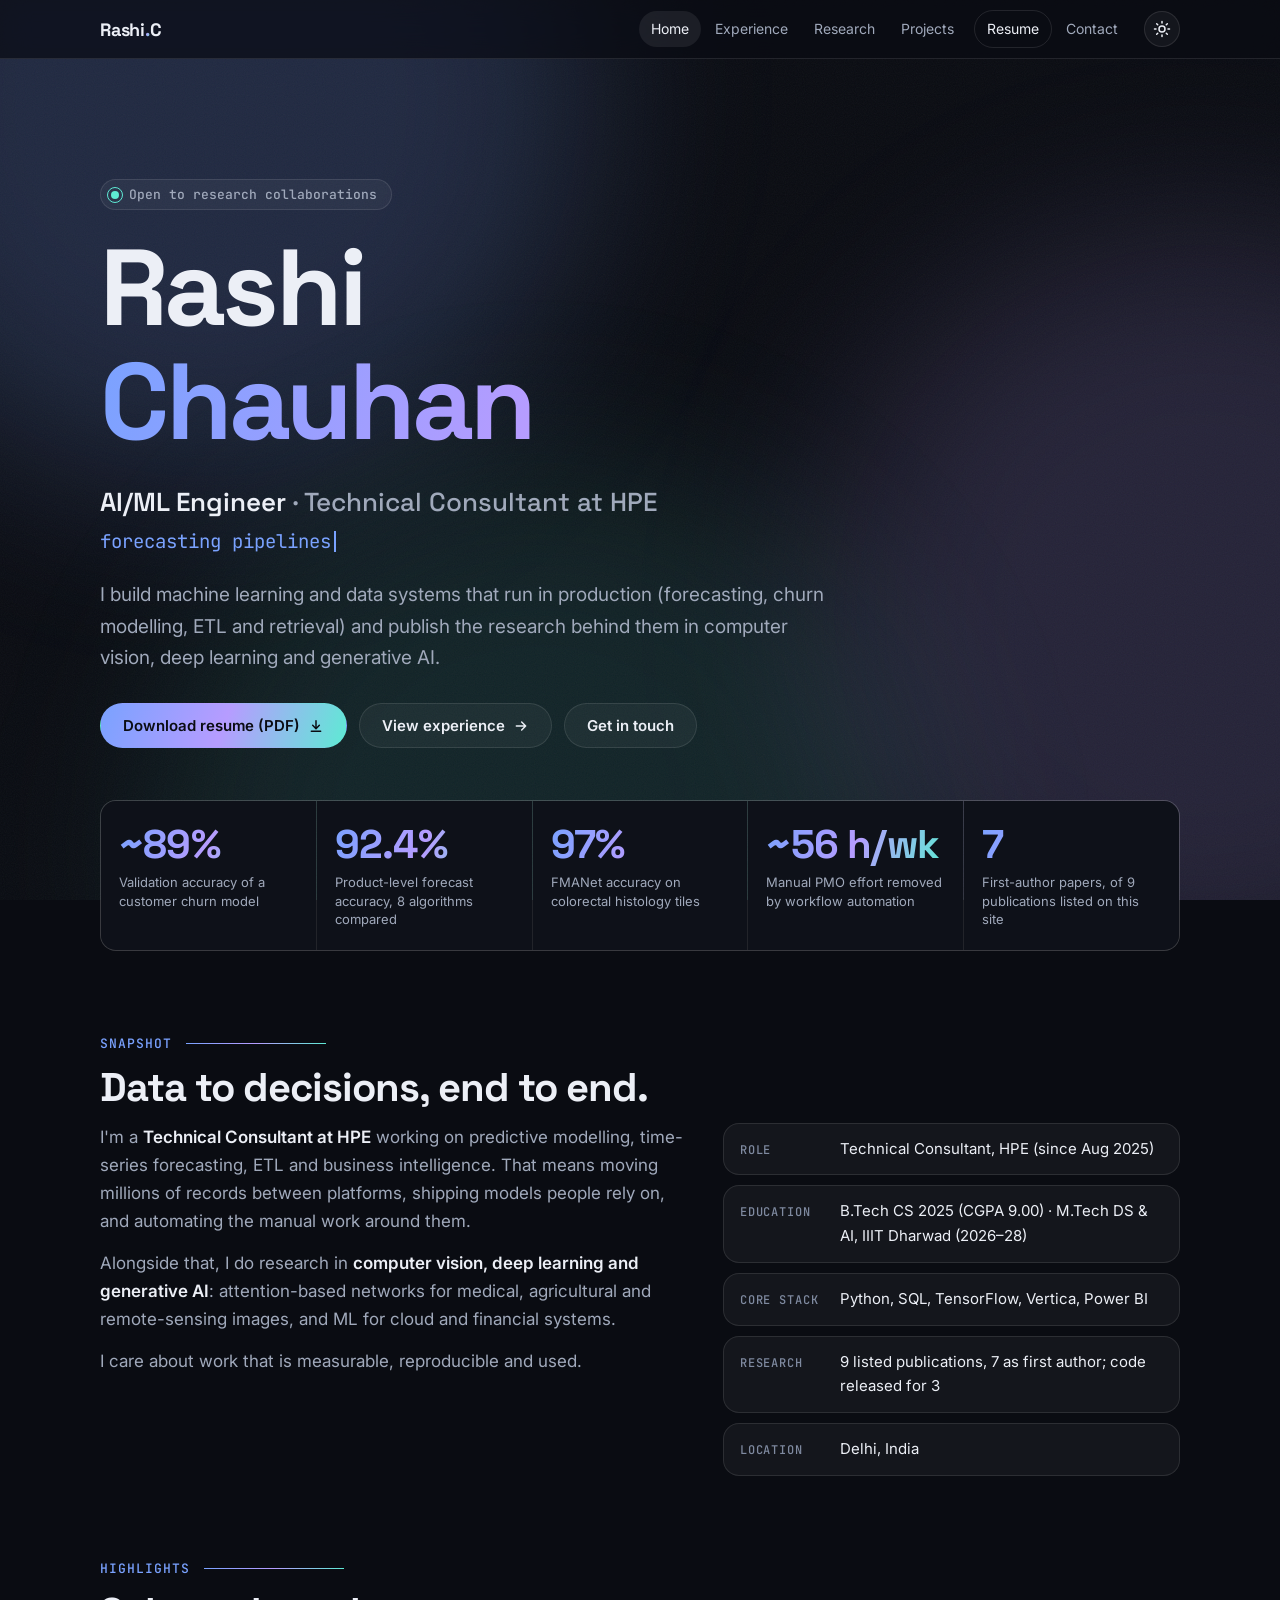
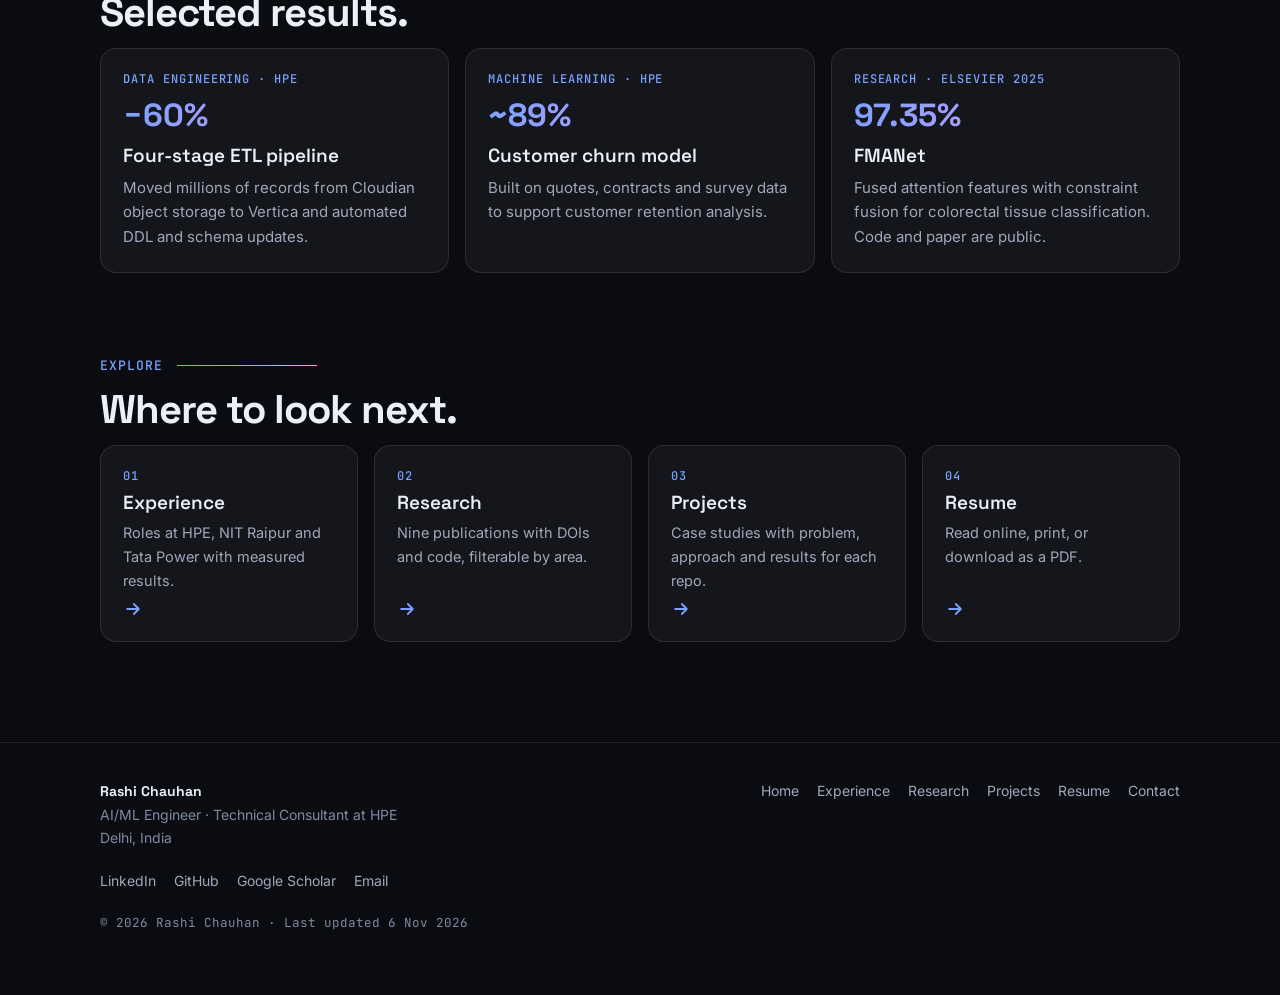
<file: index.html>
<!DOCTYPE html>
<html lang="en" data-theme="dark">
<head>
<meta charset="utf-8">
<meta name="viewport" content="width=device-width, initial-scale=1">
<title>Rashi Chauhan | AI/ML Engineer &amp; Technical Consultant at HPE</title>
<meta name="description" content="Rashi Chauhan is an AI/ML Engineer and Technical Consultant at HPE. Forecasting, churn modelling, ETL and RAG in production, plus published research in computer vision and deep learning.">
<meta name="author" content="Rashi Chauhan">
<meta name="theme-color" content="#0a0c12">
<link rel="canonical" href="https://rashichauhan67.github.io/Portfolio/index.html">
<link rel="icon" href="assets/favicon.svg" type="image/svg+xml">
<meta property="og:site_name" content="Rashi Chauhan">
<meta property="og:title" content="Rashi Chauhan | AI/ML Engineer &amp; Technical Consultant at HPE">
<meta property="og:description" content="Rashi Chauhan is an AI/ML Engineer and Technical Consultant at HPE. Forecasting, churn modelling, ETL and RAG in production, plus published research in computer vision and deep learning.">
<meta property="og:type" content="website">
<meta property="og:url" content="https://rashichauhan67.github.io/Portfolio/index.html">
<meta property="og:image" content="https://rashichauhan67.github.io/Portfolio/assets/og.png">
<meta property="og:image:width" content="1200">
<meta property="og:image:height" content="630">
<meta name="twitter:card" content="summary_large_image">
<link rel="preconnect" href="https://fonts.googleapis.com">
<link rel="preconnect" href="https://fonts.gstatic.com" crossorigin>
<link href="https://fonts.googleapis.com/css2?family=Inter:wght@400;500;600&family=JetBrains+Mono:wght@400;500&family=Space+Grotesk:wght@500;600;700&display=swap" rel="stylesheet">
<link rel="stylesheet" href="assets/css/site.css">
<script type="application/ld+json">{"@context": "https://schema.org", "@type": "ProfilePage", "mainEntity": {"@type": "Person", "name": "Rashi Chauhan", "jobTitle": "AI/ML Engineer, Technical Consultant", "worksFor": {"@type": "Organization", "name": "Hewlett Packard Enterprise"}, "alumniOf": [{"@type": "CollegeOrUniversity", "name": "Amity University, Noida"}], "url": "https://rashichauhan67.github.io/Portfolio/", "image": "https://rashichauhan67.github.io/Portfolio/assets/og.png", "address": {"@type": "PostalAddress", "addressLocality": "Delhi", "addressCountry": "IN"}, "knowsAbout": ["Machine learning", "Time-series forecasting", "Computer vision", "Deep learning", "ETL", "Retrieval-augmented generation", "Python", "SQL"], "sameAs": ["https://github.com/RashiChauhan67", "https://linkedin.com/in/rashi-chauhan-67rc", "https://scholar.google.com/citations?user=5aJitiMAAAAJ&hl=en"]}, "dateModified": "2026-11-06"}</script>
<script>document.documentElement.classList.add("js");try{var t=localStorage.getItem("theme");if(t==="light"||t==="dark")document.documentElement.setAttribute("data-theme",t);}catch(e){}</script>
</head>
<body data-page="home">
<a class="skip" href="#main">Skip to content</a>
<div class="ambient" aria-hidden="true"><i></i><i></i><i></i></div>
<div class="grain" aria-hidden="true"></div>
<div class="cursor-glow" id="glow" aria-hidden="true"></div>
<div class="progress" id="progress" aria-hidden="true"></div>
<header class="top">
  <div class="wrap">
    <a class="brand" href="index.html" aria-label="Rashi Chauhan, home">Rashi<span>.</span>C</a>
    <nav class="main" aria-label="Main"><a href="index.html" aria-current="page">Home</a><a href="experience.html">Experience</a><a href="research.html">Research</a><a href="projects.html">Projects</a><a href="resume.html" class="cta-link">Resume</a><a href="contact.html">Contact</a></nav>
    <button id="theme" type="button" aria-label="Switch between dark and light theme">
      <svg viewBox="0 0 24 24" fill="none" stroke="currentColor" stroke-width="2" stroke-linecap="round" stroke-linejoin="round" aria-hidden="true"><circle cx="12" cy="12" r="4"/><path d="M12 2v2M12 20v2M4.9 4.9l1.4 1.4M17.7 17.7l1.4 1.4M2 12h2M20 12h2M4.9 19.1l1.4-1.4M17.7 6.3l1.4-1.4"/></svg>
    </button>
  </div>
</header>

<main id="main">
  <div class="hero">
    <canvas id="net" aria-hidden="true"></canvas>
    <div class="wrap">
      <div class="status"><span class="dot"></span>Open to research collaborations</div>
      <h1 class="name" aria-label="Rashi Chauhan">
        <span class="line"><span class="w">Rashi</span></span>
        <span class="line"><span class="w grad">Chauhan</span></span>
      </h1>
      <p class="role"><b>AI/ML Engineer</b> · Technical Consultant at HPE</p>
      <p class="typed" aria-hidden="true"><span id="typed">forecasting pipelines</span><span class="caret"></span></p>
      <p class="lead">I build machine learning and data systems that run in production (forecasting, churn modelling, ETL and retrieval) and publish the research behind them in computer vision, deep learning and generative AI.</p>
      <div class="cta">
        <a class="btn primary" href="assets/Rashi_Chauhan_Resume.pdf" download>Download resume (PDF) <svg class="dl" viewBox="0 0 24 24" fill="none" stroke="currentColor" stroke-width="2.2" stroke-linecap="round" stroke-linejoin="round" aria-hidden="true"><path d="M12 4v11M7 11l5 5 5-5M5 20h14"/></svg></a>
        <a class="btn" href="experience.html">View experience <svg class="go" viewBox="0 0 24 24" fill="none" stroke="currentColor" stroke-width="2.2" stroke-linecap="round" stroke-linejoin="round" aria-hidden="true"><path d="M5 12h14M13 6l6 6-6 6"/></svg></a>
        <a class="btn" href="contact.html">Get in touch</a>
      </div>
    </div>
  </div>

  <div class="wrap">
    <div class="stats reveal" role="list" aria-label="Key results">
      <div class="stat" role="listitem"><div class="num" data-count="89" data-prefix="~" data-suffix="%">~89%</div><div class="lbl">Validation accuracy of a customer churn model</div></div>
      <div class="stat" role="listitem"><div class="num" data-count="92.4" data-decimals="1" data-suffix="%">92.4%</div><div class="lbl">Product-level forecast accuracy, 8 algorithms compared</div></div>
      <div class="stat" role="listitem"><div class="num" data-count="97" data-suffix="%">97%</div><div class="lbl">FMANet accuracy on colorectal histology tiles</div></div>
      <div class="stat" role="listitem"><div class="num" data-count="56" data-prefix="~" data-suffix=" h/wk">~56 h/wk</div><div class="lbl">Manual PMO effort removed by workflow automation</div></div>
      <div class="stat" role="listitem"><div class="num" data-count="7">7</div><div class="lbl">First-author papers, of 9 publications listed on this site</div></div>
    </div>

    <section aria-labelledby="snap-h">
      <div class="eyebrow reveal">Snapshot</div>
      <h2 class="title reveal" id="snap-h">Data to decisions, end to end.</h2>
      <div class="snap">
        <div class="reveal">
          <p>I'm a <strong>Technical Consultant at HPE</strong> working on predictive modelling, time-series forecasting, ETL and business intelligence. That means moving millions of records between platforms, shipping models people rely on, and automating the manual work around them.</p>
          <p>Alongside that, I do research in <strong>computer vision, deep learning and generative AI</strong>: attention-based networks for medical, agricultural and remote-sensing images, and ML for cloud and financial systems.</p>
          <p>I care about work that is measurable, reproducible and used.</p>
        </div>
        <div class="facts">
          <div class="card fact reveal" style="--d:.04s"><span class="k">Role</span><span class="v">Technical Consultant, HPE (since Aug 2025)</span></div>
          <div class="card fact reveal" style="--d:.10s"><span class="k">Education</span><span class="v">B.Tech CS 2025 (CGPA 9.00) · M.Tech DS &amp; AI, IIIT Dharwad (2026–28)</span></div>
          <div class="card fact reveal" style="--d:.16s"><span class="k">Core stack</span><span class="v">Python, SQL, TensorFlow, Vertica, Power BI</span></div>
          <div class="card fact reveal" style="--d:.22s"><span class="k">Research</span><span class="v">9 listed publications, 7 as first author; code released for 3</span></div>
          <div class="card fact reveal" style="--d:.28s"><span class="k">Location</span><span class="v">Delhi, India</span></div>
        </div>
      </div>
    </section>

    <section aria-labelledby="feat-h">
      <div class="eyebrow reveal">Highlights</div>
      <h2 class="title reveal" id="feat-h">Selected results.</h2>
      <div class="featured">
        <a class="card reveal" href="experience.html"><span class="kicker">Data engineering · HPE</span><span class="big">−60%</span><h3>Four-stage ETL pipeline</h3><p>Moved millions of records from Cloudian object storage to Vertica and automated DDL and schema updates.</p></a>
        <a class="card reveal" style="--d:.07s" href="experience.html"><span class="kicker">Machine learning · HPE</span><span class="big">~89%</span><h3>Customer churn model</h3><p>Built on quotes, contracts and survey data to support customer retention analysis.</p></a>
        <a class="card reveal" style="--d:.14s" href="projects.html"><span class="kicker">Research · Elsevier 2025</span><span class="big">97.35%</span><h3>FMANet</h3><p>Fused attention features with constraint fusion for colorectal tissue classification. Code and paper are public.</p></a>
      </div>
    </section>

    <section aria-labelledby="exp-h">
      <div class="eyebrow reveal">Explore</div>
      <h2 class="title reveal" id="exp-h">Where to look next.</h2>
      <div class="explore">
        <a class="card reveal" href="experience.html"><span class="n">01</span><h3>Experience</h3><p>Roles at HPE, NIT Raipur and Tata Power with measured results.</p><svg class="arrow" viewBox="0 0 24 24" fill="none" stroke="currentColor" stroke-width="2.2" stroke-linecap="round" stroke-linejoin="round" aria-hidden="true"><path d="M5 12h14M13 6l6 6-6 6"/></svg></a>
        <a class="card reveal" style="--d:.06s" href="research.html"><span class="n">02</span><h3>Research</h3><p>Nine publications with DOIs and code, filterable by area.</p><svg class="arrow" viewBox="0 0 24 24" fill="none" stroke="currentColor" stroke-width="2.2" stroke-linecap="round" stroke-linejoin="round" aria-hidden="true"><path d="M5 12h14M13 6l6 6-6 6"/></svg></a>
        <a class="card reveal" style="--d:.12s" href="projects.html"><span class="n">03</span><h3>Projects</h3><p>Case studies with problem, approach and results for each repo.</p><svg class="arrow" viewBox="0 0 24 24" fill="none" stroke="currentColor" stroke-width="2.2" stroke-linecap="round" stroke-linejoin="round" aria-hidden="true"><path d="M5 12h14M13 6l6 6-6 6"/></svg></a>
        <a class="card reveal" style="--d:.18s" href="resume.html"><span class="n">04</span><h3>Resume</h3><p>Read online, print, or download as a PDF.</p><svg class="arrow" viewBox="0 0 24 24" fill="none" stroke="currentColor" stroke-width="2.2" stroke-linecap="round" stroke-linejoin="round" aria-hidden="true"><path d="M5 12h14M13 6l6 6-6 6"/></svg></a>
      </div>
    </section>
  </div>
</main>
<footer>
  <div class="wrap">
    <div class="cols">
      <div><strong style="color:var(--text);font-family:var(--font-head)">Rashi Chauhan</strong><br>AI/ML Engineer · Technical Consultant at HPE<br>Delhi, India</div>
      <nav aria-label="Footer"><a href="index.html">Home</a><a href="experience.html">Experience</a><a href="research.html">Research</a><a href="projects.html">Projects</a><a href="resume.html">Resume</a><a href="contact.html">Contact</a></nav>
      <nav aria-label="Profiles"><a href="https://linkedin.com/in/rashi-chauhan-67rc">LinkedIn</a><a href="https://github.com/RashiChauhan67">GitHub</a><a href="https://scholar.google.com/citations?user=5aJitiMAAAAJ&hl=en">Google Scholar</a><a href="mailto:rashichauhan67@gmail.com">Email</a></nav>
    </div>
    <p class="fine">© <span id="year">2026</span> Rashi Chauhan · Last updated 6 Nov 2026</p>
  </div>
</footer>
<script src="assets/js/site.js" defer></script>
</body>
</html>
</file>
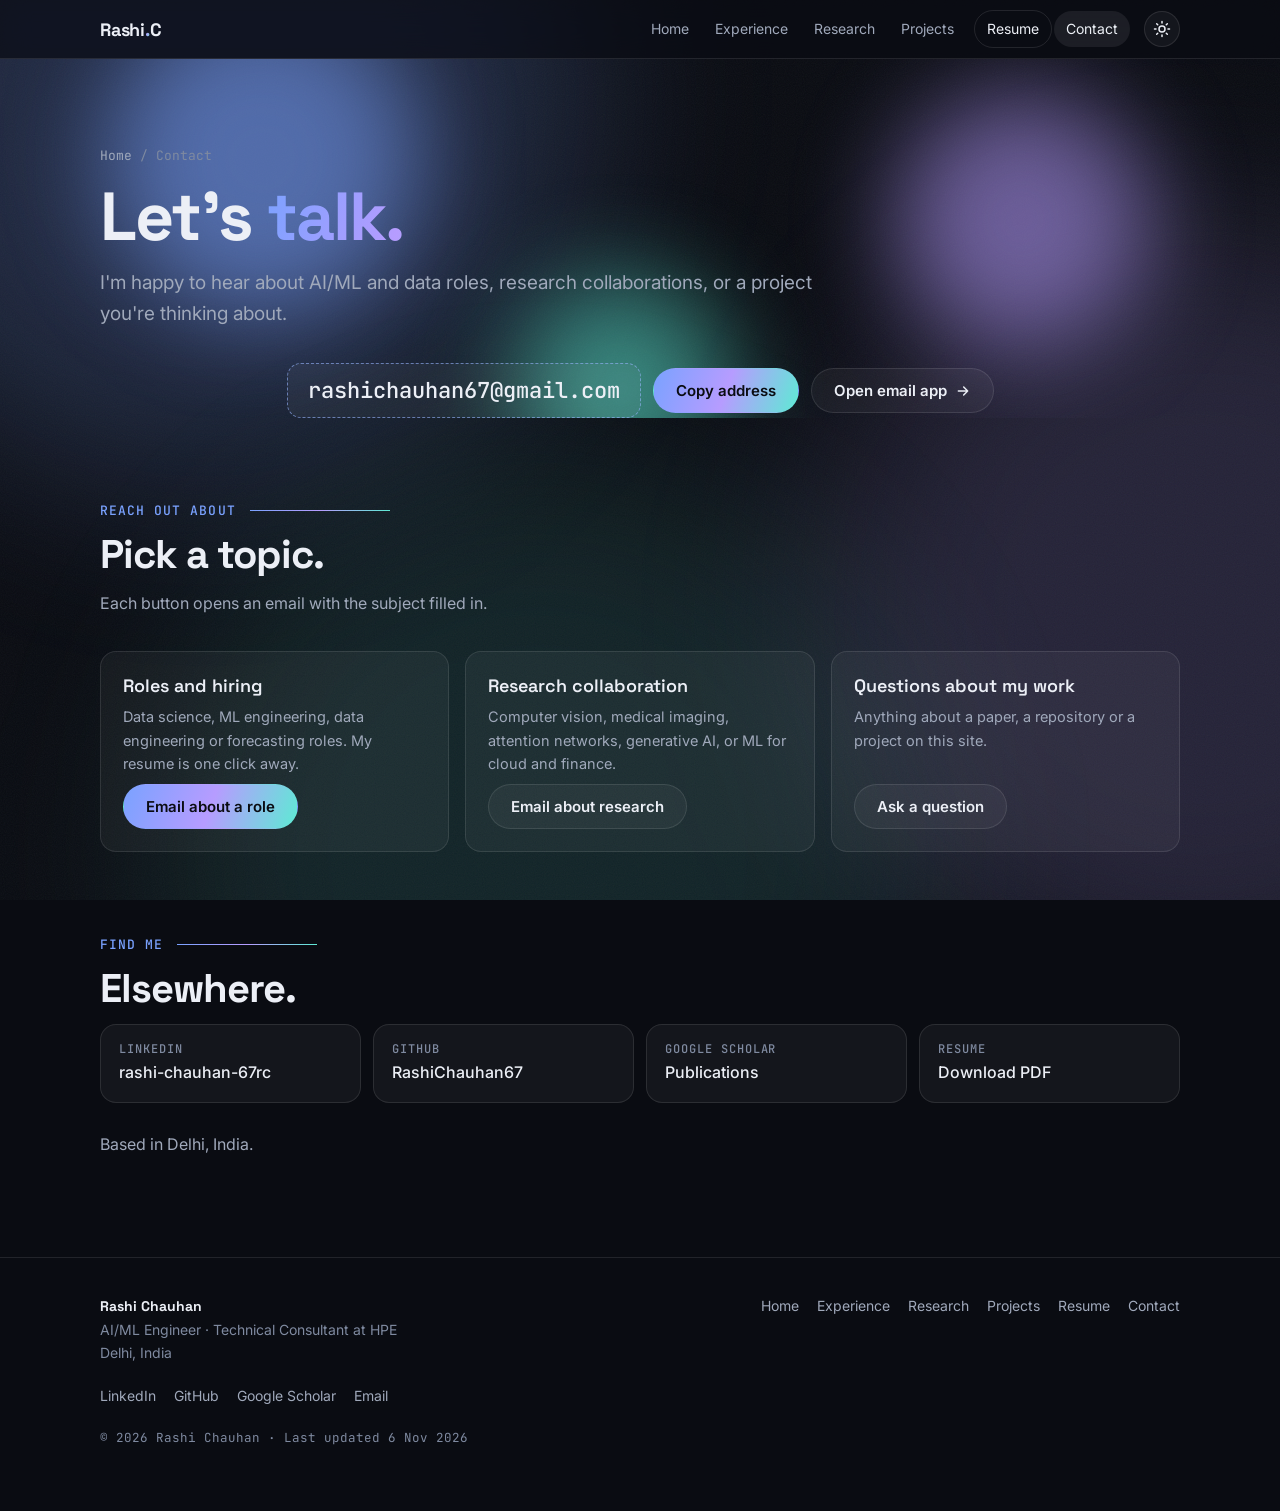
<file: contact.html>
<!DOCTYPE html>
<html lang="en" data-theme="dark">
<head>
<meta charset="utf-8">
<meta name="viewport" content="width=device-width, initial-scale=1">
<title>Contact | Rashi Chauhan</title>
<meta name="description" content="Get in touch with Rashi Chauhan about AI/ML roles, research collaborations or projects. Email, LinkedIn, GitHub and Google Scholar.">
<meta name="author" content="Rashi Chauhan">
<meta name="theme-color" content="#0a0c12">
<link rel="canonical" href="https://rashichauhan67.github.io/Portfolio/contact.html">
<link rel="icon" href="assets/favicon.svg" type="image/svg+xml">
<meta property="og:site_name" content="Rashi Chauhan">
<meta property="og:title" content="Contact | Rashi Chauhan">
<meta property="og:description" content="Get in touch with Rashi Chauhan about AI/ML roles, research collaborations or projects. Email, LinkedIn, GitHub and Google Scholar.">
<meta property="og:type" content="website">
<meta property="og:url" content="https://rashichauhan67.github.io/Portfolio/contact.html">
<meta property="og:image" content="https://rashichauhan67.github.io/Portfolio/assets/og.png">
<meta property="og:image:width" content="1200">
<meta property="og:image:height" content="630">
<meta name="twitter:card" content="summary_large_image">
<link rel="preconnect" href="https://fonts.googleapis.com">
<link rel="preconnect" href="https://fonts.gstatic.com" crossorigin>
<link href="https://fonts.googleapis.com/css2?family=Inter:wght@400;500;600&family=JetBrains+Mono:wght@400;500&family=Space+Grotesk:wght@500;600;700&display=swap" rel="stylesheet">
<link rel="stylesheet" href="assets/css/site.css">
<script type="application/ld+json">{"@context": "https://schema.org", "@type": "ContactPage", "mainEntity": {"@type": "Person", "name": "Rashi Chauhan", "jobTitle": "AI/ML Engineer, Technical Consultant", "worksFor": {"@type": "Organization", "name": "Hewlett Packard Enterprise"}, "alumniOf": [{"@type": "CollegeOrUniversity", "name": "Amity University, Noida"}], "url": "https://rashichauhan67.github.io/Portfolio/", "image": "https://rashichauhan67.github.io/Portfolio/assets/og.png", "address": {"@type": "PostalAddress", "addressLocality": "Delhi", "addressCountry": "IN"}, "knowsAbout": ["Machine learning", "Time-series forecasting", "Computer vision", "Deep learning", "ETL", "Retrieval-augmented generation", "Python", "SQL"], "sameAs": ["https://github.com/RashiChauhan67", "https://linkedin.com/in/rashi-chauhan-67rc", "https://scholar.google.com/citations?user=5aJitiMAAAAJ&hl=en"]}, "dateModified": "2026-11-06"}</script>
<script>document.documentElement.classList.add("js");try{var t=localStorage.getItem("theme");if(t==="light"||t==="dark")document.documentElement.setAttribute("data-theme",t);}catch(e){}</script>
</head>
<body data-page="contact">
<a class="skip" href="#main">Skip to content</a>
<div class="ambient" aria-hidden="true"><i></i><i></i><i></i></div>
<div class="grain" aria-hidden="true"></div>
<div class="cursor-glow" id="glow" aria-hidden="true"></div>
<div class="progress" id="progress" aria-hidden="true"></div>
<header class="top">
  <div class="wrap">
    <a class="brand" href="index.html" aria-label="Rashi Chauhan, home">Rashi<span>.</span>C</a>
    <nav class="main" aria-label="Main"><a href="index.html">Home</a><a href="experience.html">Experience</a><a href="research.html">Research</a><a href="projects.html">Projects</a><a href="resume.html" class="cta-link">Resume</a><a href="contact.html" aria-current="page">Contact</a></nav>
    <button id="theme" type="button" aria-label="Switch between dark and light theme">
      <svg viewBox="0 0 24 24" fill="none" stroke="currentColor" stroke-width="2" stroke-linecap="round" stroke-linejoin="round" aria-hidden="true"><circle cx="12" cy="12" r="4"/><path d="M12 2v2M12 20v2M4.9 4.9l1.4 1.4M17.7 17.7l1.4 1.4M2 12h2M20 12h2M4.9 19.1l1.4-1.4M17.7 6.3l1.4-1.4"/></svg>
    </button>
  </div>
</header>

<main id="main">
  <div style="position:relative">
    <div class="orbs" aria-hidden="true"><i></i><i></i><i></i></div>
<div class="phero">
  <div class="wrap">
    <nav class="crumbs" aria-label="Breadcrumb"><a href="index.html">Home</a> / Contact</nav>
    <h1>Let's <span class="grad">talk.</span></h1>
    <p class="lead">I'm happy to hear about AI/ML and data roles, research collaborations, or a project you're thinking about.</p>
  </div>
</div>

    <div class="wrap">
      <div class="mailbox">
        <span class="addr">rashichauhan67@gmail.com</span>
        <button class="btn primary" id="copy" type="button" data-copy="rashichauhan67@gmail.com">Copy address</button>
        <a class="btn" href="mailto:rashichauhan67@gmail.com">Open email app <svg class="go" viewBox="0 0 24 24" fill="none" stroke="currentColor" stroke-width="2.2" stroke-linecap="round" stroke-linejoin="round" aria-hidden="true"><path d="M5 12h14M13 6l6 6-6 6"/></svg></a>
      </div>
    </div>
  </div>
  <div class="wrap">
    <section aria-labelledby="why-h">
      <div class="eyebrow reveal">Reach out about</div>
      <h2 class="title reveal" id="why-h">Pick a topic.</h2>
      <p class="sub reveal">Each button opens an email with the subject filled in.</p>
      <div class="reasons">
        <div class="card reveal"><h3>Roles and hiring</h3><p>Data science, ML engineering, data engineering or forecasting roles. My resume is one click away.</p><a class="btn primary" href="mailto:rashichauhan67@gmail.com?subject=Opportunity%20for%20Rashi%20Chauhan">Email about a role</a></div>
        <div class="card reveal" style="--d:.07s"><h3>Research collaboration</h3><p>Computer vision, medical imaging, attention networks, generative AI, or ML for cloud and finance.</p><a class="btn" href="mailto:rashichauhan67@gmail.com?subject=Research%20collaboration">Email about research</a></div>
        <div class="card reveal" style="--d:.14s"><h3>Questions about my work</h3><p>Anything about a paper, a repository or a project on this site.</p><a class="btn" href="mailto:rashichauhan67@gmail.com?subject=Question%20about%20your%20work">Ask a question</a></div>
      </div>
    </section>
    <section aria-labelledby="find-h">
      <div class="eyebrow reveal">Find me</div>
      <h2 class="title reveal" id="find-h">Elsewhere.</h2>
      <div class="links-row">
        <a class="card reveal" href="https://linkedin.com/in/rashi-chauhan-67rc"><span class="k">LinkedIn</span><span class="v">rashi-chauhan-67rc</span></a>
        <a class="card reveal" style="--d:.05s" href="https://github.com/RashiChauhan67"><span class="k">GitHub</span><span class="v">RashiChauhan67</span></a>
        <a class="card reveal" style="--d:.1s" href="https://scholar.google.com/citations?user=5aJitiMAAAAJ&hl=en"><span class="k">Google Scholar</span><span class="v">Publications</span></a>
        <a class="card reveal" style="--d:.15s" href="assets/Rashi_Chauhan_Resume.pdf" download><span class="k">Resume</span><span class="v">Download PDF</span></a>
      </div>
      <p class="sub reveal" style="margin-top:28px">Based in Delhi, India.</p>
    </section>
  </div>
  <div class="toast" id="toast" role="status" aria-live="polite"></div>
</main>
<footer>
  <div class="wrap">
    <div class="cols">
      <div><strong style="color:var(--text);font-family:var(--font-head)">Rashi Chauhan</strong><br>AI/ML Engineer · Technical Consultant at HPE<br>Delhi, India</div>
      <nav aria-label="Footer"><a href="index.html">Home</a><a href="experience.html">Experience</a><a href="research.html">Research</a><a href="projects.html">Projects</a><a href="resume.html">Resume</a><a href="contact.html">Contact</a></nav>
      <nav aria-label="Profiles"><a href="https://linkedin.com/in/rashi-chauhan-67rc">LinkedIn</a><a href="https://github.com/RashiChauhan67">GitHub</a><a href="https://scholar.google.com/citations?user=5aJitiMAAAAJ&hl=en">Google Scholar</a><a href="mailto:rashichauhan67@gmail.com">Email</a></nav>
    </div>
    <p class="fine">© <span id="year">2026</span> Rashi Chauhan · Last updated 6 Nov 2026</p>
  </div>
</footer>
<script src="assets/js/site.js" defer></script>
</body>
</html>
</file>
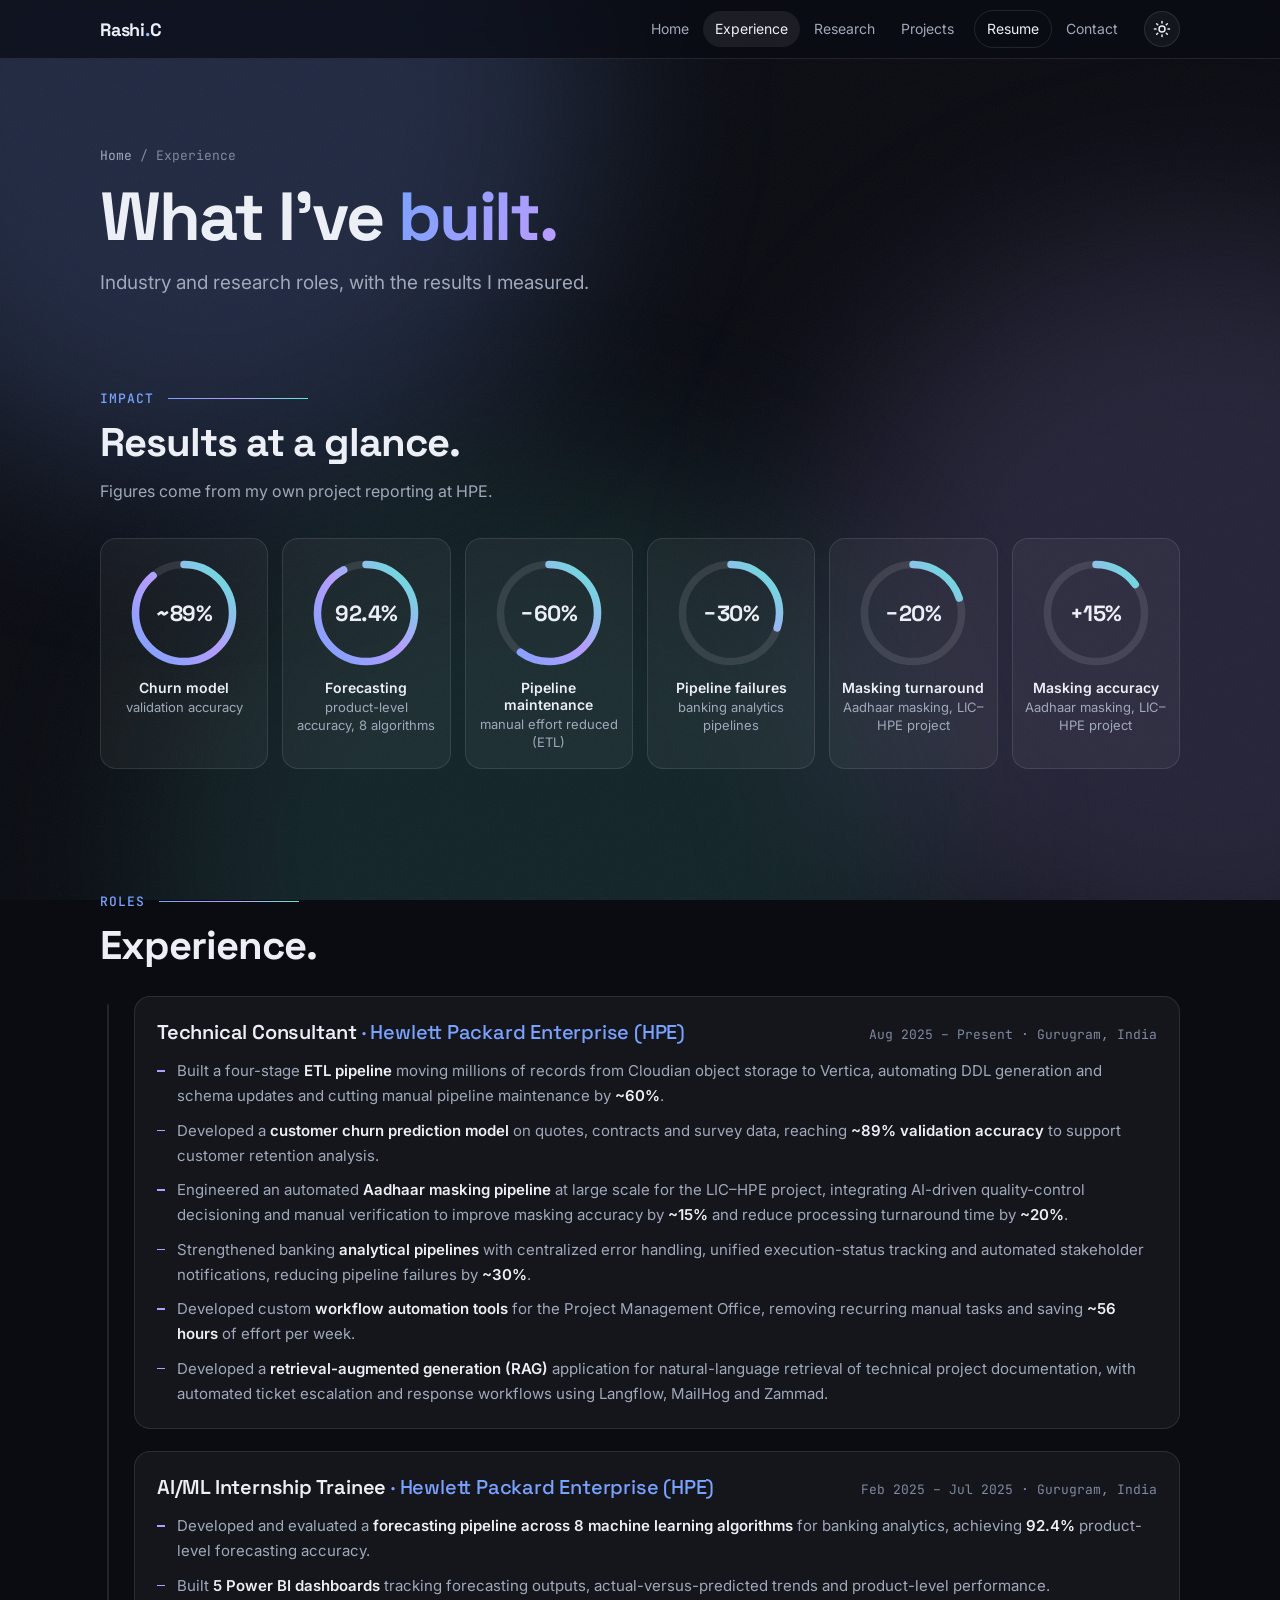
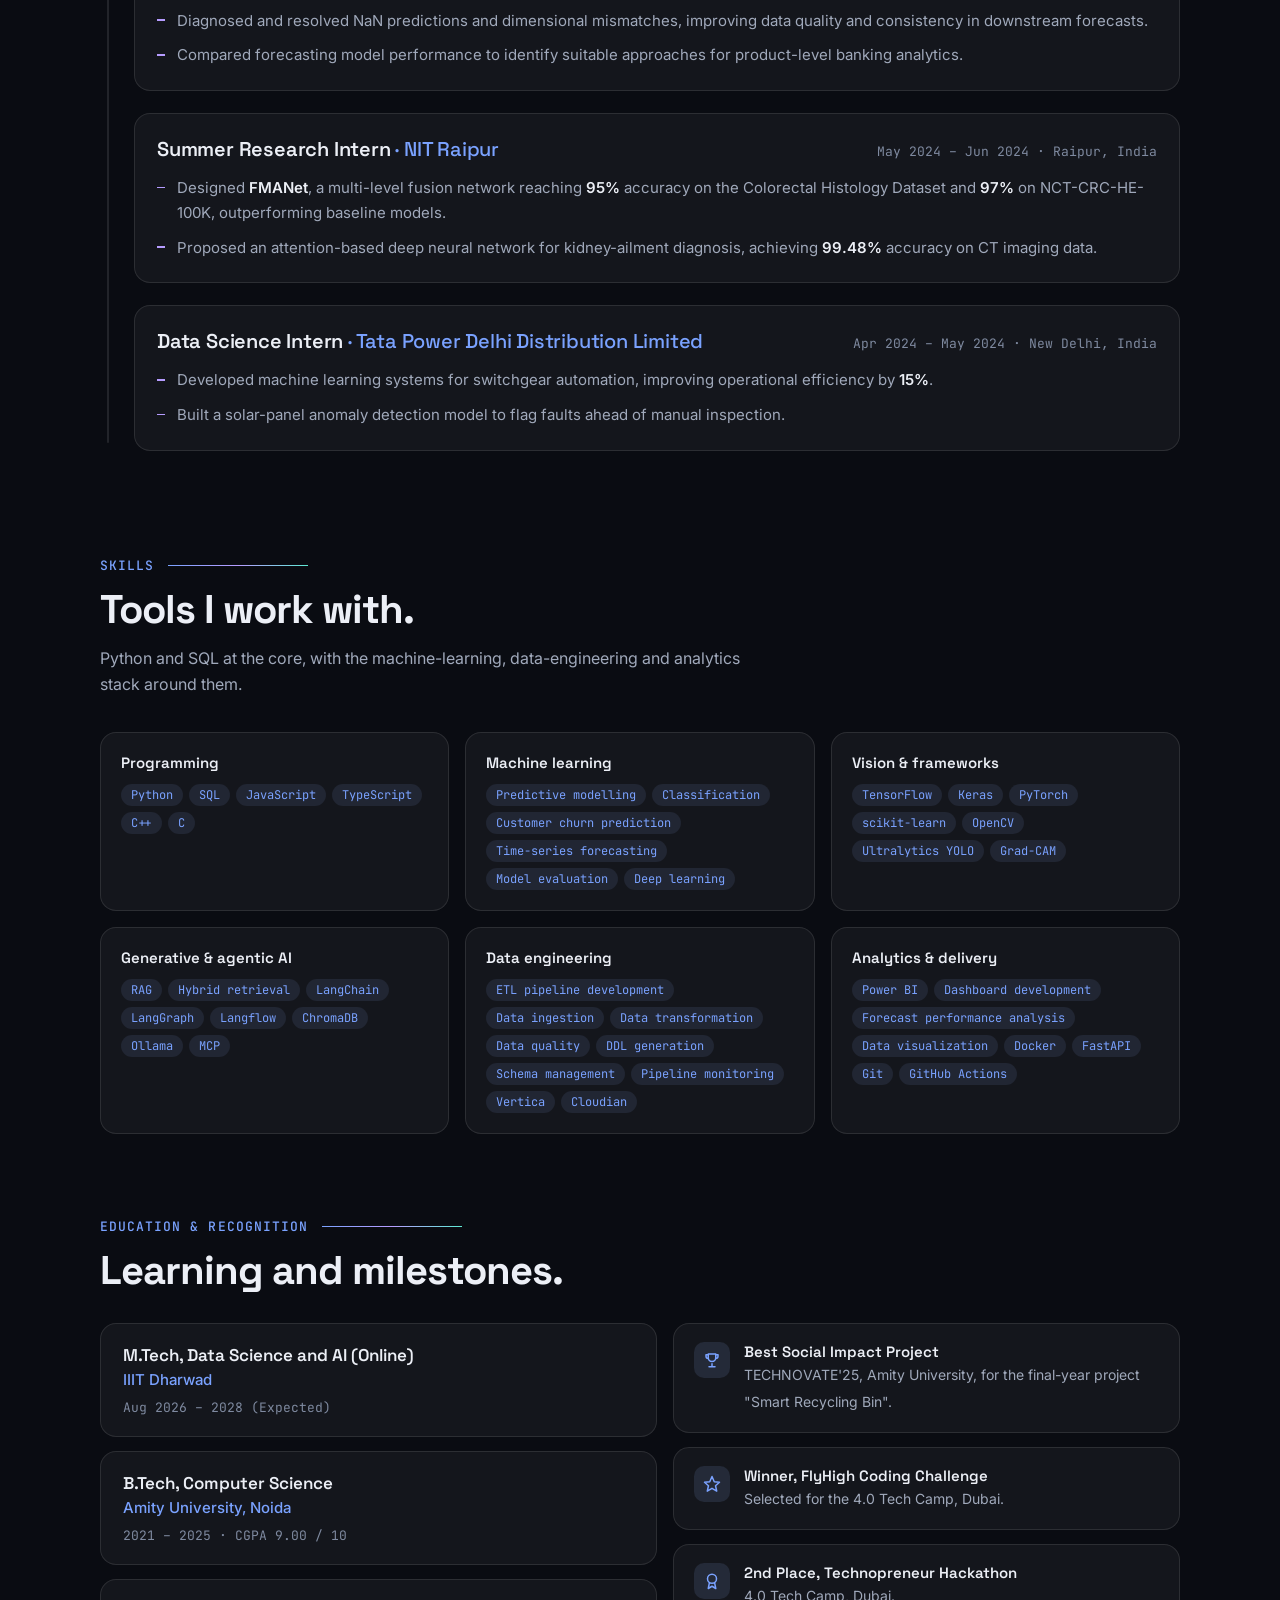
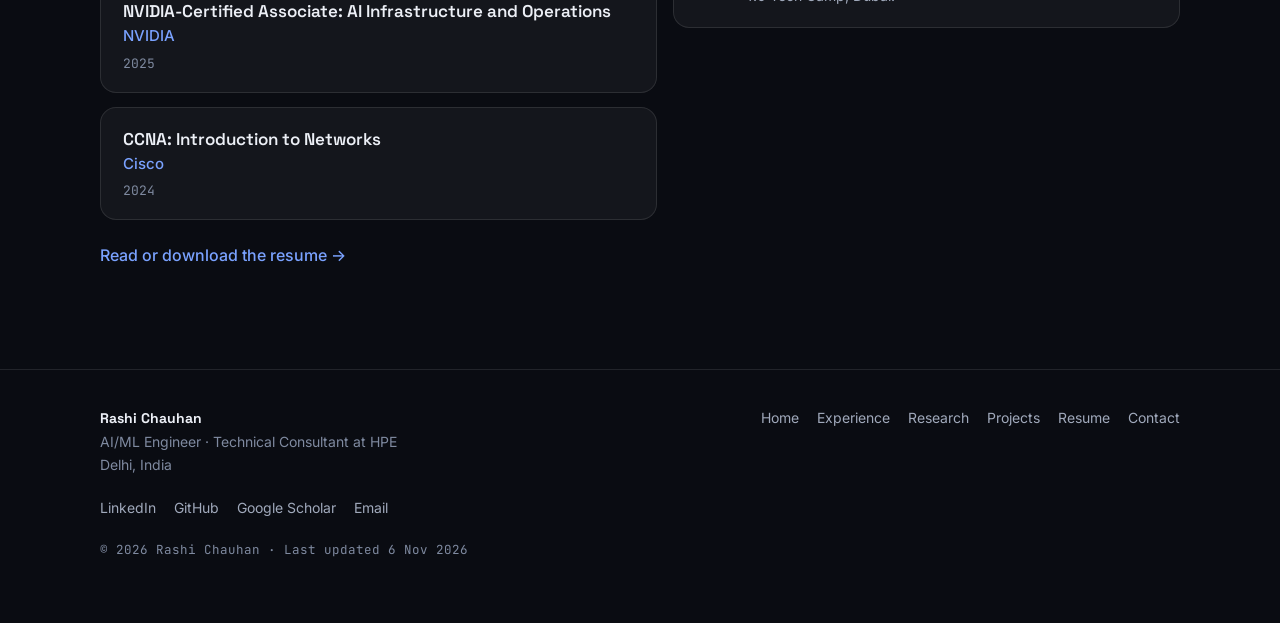
<file: experience.html>
<!DOCTYPE html>
<html lang="en" data-theme="dark">
<head>
<meta charset="utf-8">
<meta name="viewport" content="width=device-width, initial-scale=1">
<title>Experience | Rashi Chauhan, AI/ML Engineer at HPE</title>
<meta name="description" content="Work experience of Rashi Chauhan: Technical Consultant and AI/ML intern at HPE, research intern at NIT Raipur, data science intern at Tata Power-DDL. ETL, churn modelling, forecasting and automation with measured results.">
<meta name="author" content="Rashi Chauhan">
<meta name="theme-color" content="#0a0c12">
<link rel="canonical" href="https://rashichauhan67.github.io/Portfolio/experience.html">
<link rel="icon" href="assets/favicon.svg" type="image/svg+xml">
<meta property="og:site_name" content="Rashi Chauhan">
<meta property="og:title" content="Experience | Rashi Chauhan, AI/ML Engineer at HPE">
<meta property="og:description" content="Work experience of Rashi Chauhan: Technical Consultant and AI/ML intern at HPE, research intern at NIT Raipur, data science intern at Tata Power-DDL. ETL, churn modelling, forecasting and automation with measured results.">
<meta property="og:type" content="website">
<meta property="og:url" content="https://rashichauhan67.github.io/Portfolio/experience.html">
<meta property="og:image" content="https://rashichauhan67.github.io/Portfolio/assets/og.png">
<meta property="og:image:width" content="1200">
<meta property="og:image:height" content="630">
<meta name="twitter:card" content="summary_large_image">
<link rel="preconnect" href="https://fonts.googleapis.com">
<link rel="preconnect" href="https://fonts.gstatic.com" crossorigin>
<link href="https://fonts.googleapis.com/css2?family=Inter:wght@400;500;600&family=JetBrains+Mono:wght@400;500&family=Space+Grotesk:wght@500;600;700&display=swap" rel="stylesheet">
<link rel="stylesheet" href="assets/css/site.css">
<script type="application/ld+json">{"@context": "https://schema.org", "@type": "ProfilePage", "mainEntity": {"@type": "Person", "name": "Rashi Chauhan", "jobTitle": "AI/ML Engineer, Technical Consultant", "worksFor": {"@type": "Organization", "name": "Hewlett Packard Enterprise"}, "alumniOf": [{"@type": "CollegeOrUniversity", "name": "Amity University, Noida"}], "url": "https://rashichauhan67.github.io/Portfolio/", "image": "https://rashichauhan67.github.io/Portfolio/assets/og.png", "address": {"@type": "PostalAddress", "addressLocality": "Delhi", "addressCountry": "IN"}, "knowsAbout": ["Machine learning", "Time-series forecasting", "Computer vision", "Deep learning", "ETL", "Retrieval-augmented generation", "Python", "SQL"], "sameAs": ["https://github.com/RashiChauhan67", "https://linkedin.com/in/rashi-chauhan-67rc", "https://scholar.google.com/citations?user=5aJitiMAAAAJ&hl=en"]}, "dateModified": "2026-11-06"}</script>
<script>document.documentElement.classList.add("js");try{var t=localStorage.getItem("theme");if(t==="light"||t==="dark")document.documentElement.setAttribute("data-theme",t);}catch(e){}</script>
</head>
<body data-page="experience">
<a class="skip" href="#main">Skip to content</a>
<div class="ambient" aria-hidden="true"><i></i><i></i><i></i></div>
<div class="grain" aria-hidden="true"></div>
<div class="cursor-glow" id="glow" aria-hidden="true"></div>
<div class="progress" id="progress" aria-hidden="true"></div>
<header class="top">
  <div class="wrap">
    <a class="brand" href="index.html" aria-label="Rashi Chauhan, home">Rashi<span>.</span>C</a>
    <nav class="main" aria-label="Main"><a href="index.html">Home</a><a href="experience.html" aria-current="page">Experience</a><a href="research.html">Research</a><a href="projects.html">Projects</a><a href="resume.html" class="cta-link">Resume</a><a href="contact.html">Contact</a></nav>
    <button id="theme" type="button" aria-label="Switch between dark and light theme">
      <svg viewBox="0 0 24 24" fill="none" stroke="currentColor" stroke-width="2" stroke-linecap="round" stroke-linejoin="round" aria-hidden="true"><circle cx="12" cy="12" r="4"/><path d="M12 2v2M12 20v2M4.9 4.9l1.4 1.4M17.7 17.7l1.4 1.4M2 12h2M20 12h2M4.9 19.1l1.4-1.4M17.7 6.3l1.4-1.4"/></svg>
    </button>
  </div>
</header>

<main id="main">
<div class="phero">
  <div class="wrap">
    <nav class="crumbs" aria-label="Breadcrumb"><a href="index.html">Home</a> / Experience</nav>
    <h1>What I've <span class="grad">built.</span></h1>
    <p class="lead">Industry and research roles, with the results I measured.</p>
  </div>
</div>

  <div class="wrap">
    <svg width="0" height="0" style="position:absolute" aria-hidden="true"><defs><linearGradient id="ringgrad" x1="0" y1="0" x2="1" y2="1"><stop offset="0" stop-color="#7aa2ff"/><stop offset=".5" stop-color="#b69cff"/><stop offset="1" stop-color="#5eead4"/></linearGradient></defs></svg>
    <section aria-labelledby="impact-h">
      <div class="eyebrow reveal">Impact</div>
      <h2 class="title reveal" id="impact-h">Results at a glance.</h2>
      <p class="sub reveal">Figures come from my own project reporting at HPE.</p>
      <div class="rings">
<div class="card ringcard" style="--v:89;--d:0.00s">
  <div class="ring"><svg viewBox="0 0 120 120" aria-hidden="true"><circle class="bgc" cx="60" cy="60" r="52" pathLength="100"/><circle class="fg" cx="60" cy="60" r="52" pathLength="100"/></svg><span class="v" data-count="89" data-decimals="0" data-prefix="~" data-suffix="%">~89%</span></div>
  <div class="l"><b>Churn model</b>validation accuracy</div>
</div>
<div class="card ringcard" style="--v:92.4;--d:0.07s">
  <div class="ring"><svg viewBox="0 0 120 120" aria-hidden="true"><circle class="bgc" cx="60" cy="60" r="52" pathLength="100"/><circle class="fg" cx="60" cy="60" r="52" pathLength="100"/></svg><span class="v" data-count="92.4" data-decimals="1" data-prefix="" data-suffix="%">92.4%</span></div>
  <div class="l"><b>Forecasting</b>product-level accuracy, 8 algorithms</div>
</div>
<div class="card ringcard" style="--v:60;--d:0.14s">
  <div class="ring"><svg viewBox="0 0 120 120" aria-hidden="true"><circle class="bgc" cx="60" cy="60" r="52" pathLength="100"/><circle class="fg" cx="60" cy="60" r="52" pathLength="100"/></svg><span class="v" data-count="60" data-decimals="0" data-prefix="−" data-suffix="%">−60%</span></div>
  <div class="l"><b>Pipeline maintenance</b>manual effort reduced (ETL)</div>
</div>
<div class="card ringcard" style="--v:30;--d:0.21s">
  <div class="ring"><svg viewBox="0 0 120 120" aria-hidden="true"><circle class="bgc" cx="60" cy="60" r="52" pathLength="100"/><circle class="fg" cx="60" cy="60" r="52" pathLength="100"/></svg><span class="v" data-count="30" data-decimals="0" data-prefix="−" data-suffix="%">−30%</span></div>
  <div class="l"><b>Pipeline failures</b>banking analytics pipelines</div>
</div>
<div class="card ringcard" style="--v:20;--d:0.28s">
  <div class="ring"><svg viewBox="0 0 120 120" aria-hidden="true"><circle class="bgc" cx="60" cy="60" r="52" pathLength="100"/><circle class="fg" cx="60" cy="60" r="52" pathLength="100"/></svg><span class="v" data-count="20" data-decimals="0" data-prefix="−" data-suffix="%">−20%</span></div>
  <div class="l"><b>Masking turnaround</b>Aadhaar masking, LIC–HPE project</div>
</div>
<div class="card ringcard" style="--v:15;--d:0.35s">
  <div class="ring"><svg viewBox="0 0 120 120" aria-hidden="true"><circle class="bgc" cx="60" cy="60" r="52" pathLength="100"/><circle class="fg" cx="60" cy="60" r="52" pathLength="100"/></svg><span class="v" data-count="15" data-decimals="0" data-prefix="+" data-suffix="%">+15%</span></div>
  <div class="l"><b>Masking accuracy</b>Aadhaar masking, LIC–HPE project</div>
</div>
      </div>
    </section>

    <section aria-labelledby="roles-h">
      <div class="eyebrow reveal">Roles</div>
      <h2 class="title reveal" id="roles-h">Experience.</h2>
      <div class="timeline" id="timeline" style="margin-top:28px">
        <div class="rail" aria-hidden="true"><i id="rail"></i></div>
<article class="card job reveal from-left">
  <div class="head"><h3>Technical Consultant <span class="org">· Hewlett Packard Enterprise (HPE)</span></h3><span class="when">Aug 2025 – Present · Gurugram, India</span></div>
  <ul><li style="--i:0">Built a four-stage <b>ETL pipeline</b> moving millions of records from Cloudian object storage to Vertica, automating DDL generation and schema updates and cutting manual pipeline maintenance by <b>~60%</b>.</li><li style="--i:1">Developed a <b>customer churn prediction model</b> on quotes, contracts and survey data, reaching <b>~89% validation accuracy</b> to support customer retention analysis.</li><li style="--i:2">Engineered an automated <b>Aadhaar masking pipeline</b> at large scale for the LIC–HPE project, integrating AI-driven quality-control decisioning and manual verification to improve masking accuracy by <b>~15%</b> and reduce processing turnaround time by <b>~20%</b>.</li><li style="--i:3">Strengthened banking <b>analytical pipelines</b> with centralized error handling, unified execution-status tracking and automated stakeholder notifications, reducing pipeline failures by <b>~30%</b>.</li><li style="--i:4">Developed custom <b>workflow automation tools</b> for the Project Management Office, removing recurring manual tasks and saving <b>~56 hours</b> of effort per week.</li><li style="--i:5">Developed a <b>retrieval-augmented generation (RAG)</b> application for natural-language retrieval of technical project documentation, with automated ticket escalation and response workflows using Langflow, MailHog and Zammad.</li></ul>
</article>
<article class="card job reveal from-left">
  <div class="head"><h3>AI/ML Internship Trainee <span class="org">· Hewlett Packard Enterprise (HPE)</span></h3><span class="when">Feb 2025 – Jul 2025 · Gurugram, India</span></div>
  <ul><li style="--i:0">Developed and evaluated a <b>forecasting pipeline across 8 machine learning algorithms</b> for banking analytics, achieving <b>92.4%</b> product-level forecasting accuracy.</li><li style="--i:1">Built <b>5 Power BI dashboards</b> tracking forecasting outputs, actual-versus-predicted trends and product-level performance.</li><li style="--i:2">Diagnosed and resolved NaN predictions and dimensional mismatches, improving data quality and consistency in downstream forecasts.</li><li style="--i:3">Compared forecasting model performance to identify suitable approaches for product-level banking analytics.</li></ul>
</article>
<article class="card job reveal from-left">
  <div class="head"><h3>Summer Research Intern <span class="org">· NIT Raipur</span></h3><span class="when">May 2024 – Jun 2024 · Raipur, India</span></div>
  <ul><li style="--i:0">Designed <b>FMANet</b>, a multi-level fusion network reaching <b>95%</b> accuracy on the Colorectal Histology Dataset and <b>97%</b> on NCT-CRC-HE-100K, outperforming baseline models.</li><li style="--i:1">Proposed an attention-based deep neural network for kidney-ailment diagnosis, achieving <b>99.48%</b> accuracy on CT imaging data.</li></ul>
</article>
<article class="card job reveal from-left">
  <div class="head"><h3>Data Science Intern <span class="org">· Tata Power Delhi Distribution Limited</span></h3><span class="when">Apr 2024 – May 2024 · New Delhi, India</span></div>
  <ul><li style="--i:0">Developed machine learning systems for switchgear automation, improving operational efficiency by <b>15%</b>.</li><li style="--i:1">Built a solar-panel anomaly detection model to flag faults ahead of manual inspection.</li></ul>
</article>
      </div>
    </section>

    <section aria-labelledby="skills-h">
      <div class="eyebrow reveal">Skills</div>
      <h2 class="title reveal" id="skills-h">Tools I work with.</h2>
      <p class="sub reveal">Python and SQL at the core, with the machine-learning, data-engineering and analytics stack around them.</p>
      <div class="skillgrid">
<div class="card reveal" style="--d:0.00s"><h3>Programming</h3><div class="tags"><span>Python</span><span>SQL</span><span>JavaScript</span><span>TypeScript</span><span>C++</span><span>C</span></div></div>
<div class="card reveal" style="--d:0.06s"><h3>Machine learning</h3><div class="tags"><span>Predictive modelling</span><span>Classification</span><span>Customer churn prediction</span><span>Time-series forecasting</span><span>Model evaluation</span><span>Deep learning</span></div></div>
<div class="card reveal" style="--d:0.12s"><h3>Vision &amp; frameworks</h3><div class="tags"><span>TensorFlow</span><span>Keras</span><span>PyTorch</span><span>scikit-learn</span><span>OpenCV</span><span>Ultralytics YOLO</span><span>Grad-CAM</span></div></div>
<div class="card reveal" style="--d:0.00s"><h3>Generative &amp; agentic AI</h3><div class="tags"><span>RAG</span><span>Hybrid retrieval</span><span>LangChain</span><span>LangGraph</span><span>Langflow</span><span>ChromaDB</span><span>Ollama</span><span>MCP</span></div></div>
<div class="card reveal" style="--d:0.06s"><h3>Data engineering</h3><div class="tags"><span>ETL pipeline development</span><span>Data ingestion</span><span>Data transformation</span><span>Data quality</span><span>DDL generation</span><span>Schema management</span><span>Pipeline monitoring</span><span>Vertica</span><span>Cloudian</span></div></div>
<div class="card reveal" style="--d:0.12s"><h3>Analytics &amp; delivery</h3><div class="tags"><span>Power BI</span><span>Dashboard development</span><span>Forecast performance analysis</span><span>Data visualization</span><span>Docker</span><span>FastAPI</span><span>Git</span><span>GitHub Actions</span></div></div>
      </div>
    </section>

    <section aria-labelledby="edu-h">
      <div class="eyebrow reveal">Education &amp; recognition</div>
      <h2 class="title reveal" id="edu-h">Learning and milestones.</h2>
      <div style="margin-top:30px"><div class="two">
  <div class="edu">
    <div class="card row reveal"><h3>M.Tech, Data Science and AI (Online)</h3><div class="sch">IIIT Dharwad</div><div class="dt">Aug 2026 – 2028 (Expected)</div></div>
    <div class="card row reveal" style="--d:.07s"><h3>B.Tech, Computer Science</h3><div class="sch">Amity University, Noida</div><div class="dt">2021 – 2025 · CGPA 9.00 / 10</div></div>
    <div class="card row reveal" style="--d:.14s"><h3>NVIDIA-Certified Associate: AI Infrastructure and Operations</h3><div class="sch">NVIDIA</div><div class="dt">2025</div></div>
    <div class="card row reveal" style="--d:.21s"><h3>CCNA: Introduction to Networks</h3><div class="sch">Cisco</div><div class="dt">2024</div></div>
  </div>
  <div class="honors">
    <div class="card reveal"><span class="ic"><svg viewBox="0 0 24 24" fill="none" stroke="currentColor" stroke-width="2" stroke-linecap="round" stroke-linejoin="round" aria-hidden="true"><path d="M8 21h8M12 17v4M7 4h10v5a5 5 0 0 1-10 0V4zM17 5h3v2a3 3 0 0 1-3 3M7 5H4v2a3 3 0 0 0 3 3"/></svg></span><div><b>Best Social Impact Project</b><span class="d">TECHNOVATE'25, Amity University, for the final-year project "Smart Recycling Bin".</span></div></div>
    <div class="card reveal" style="--d:.07s"><span class="ic"><svg viewBox="0 0 24 24" fill="none" stroke="currentColor" stroke-width="2" stroke-linecap="round" stroke-linejoin="round" aria-hidden="true"><path d="M12 2l3 7 7 .6-5.3 4.7 1.6 7.2L12 17.8 5.7 21.5l1.6-7.2L2 9.6 9 9z"/></svg></span><div><b>Winner, FlyHigh Coding Challenge</b><span class="d">Selected for the 4.0 Tech Camp, Dubai.</span></div></div>
    <div class="card reveal" style="--d:.14s"><span class="ic"><svg viewBox="0 0 24 24" fill="none" stroke="currentColor" stroke-width="2" stroke-linecap="round" stroke-linejoin="round" aria-hidden="true"><circle cx="12" cy="9" r="6"/><path d="M8.5 14.5L7 22l5-3 5 3-1.5-7.5"/></svg></span><div><b>2nd Place, Technopreneur Hackathon</b><span class="d">4.0 Tech Camp, Dubai.</span></div></div>
  </div>
</div></div>
      <p class="more reveal"><a href="resume.html">Read or download the resume →</a></p>
    </section>
  </div>
</main>
<footer>
  <div class="wrap">
    <div class="cols">
      <div><strong style="color:var(--text);font-family:var(--font-head)">Rashi Chauhan</strong><br>AI/ML Engineer · Technical Consultant at HPE<br>Delhi, India</div>
      <nav aria-label="Footer"><a href="index.html">Home</a><a href="experience.html">Experience</a><a href="research.html">Research</a><a href="projects.html">Projects</a><a href="resume.html">Resume</a><a href="contact.html">Contact</a></nav>
      <nav aria-label="Profiles"><a href="https://linkedin.com/in/rashi-chauhan-67rc">LinkedIn</a><a href="https://github.com/RashiChauhan67">GitHub</a><a href="https://scholar.google.com/citations?user=5aJitiMAAAAJ&hl=en">Google Scholar</a><a href="mailto:rashichauhan67@gmail.com">Email</a></nav>
    </div>
    <p class="fine">© <span id="year">2026</span> Rashi Chauhan · Last updated 6 Nov 2026</p>
  </div>
</footer>
<script src="assets/js/site.js" defer></script>
</body>
</html>
</file>
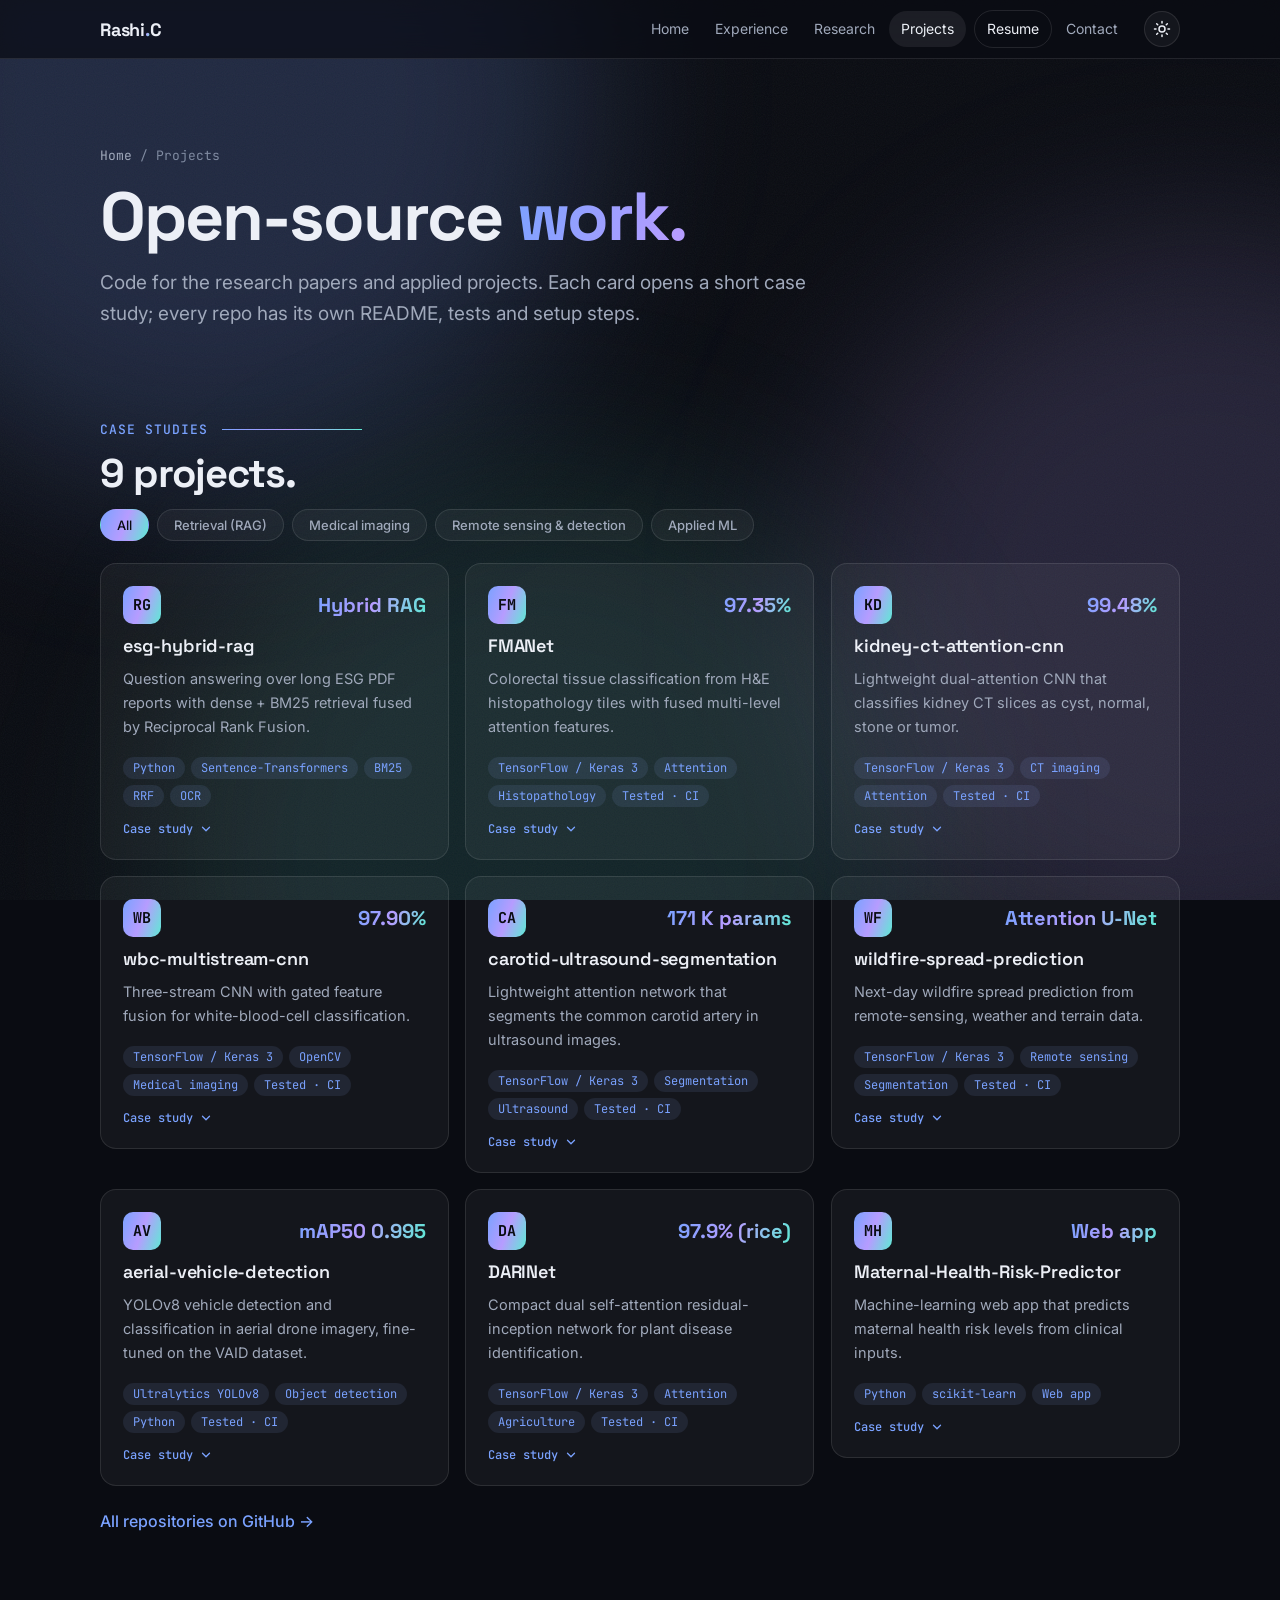
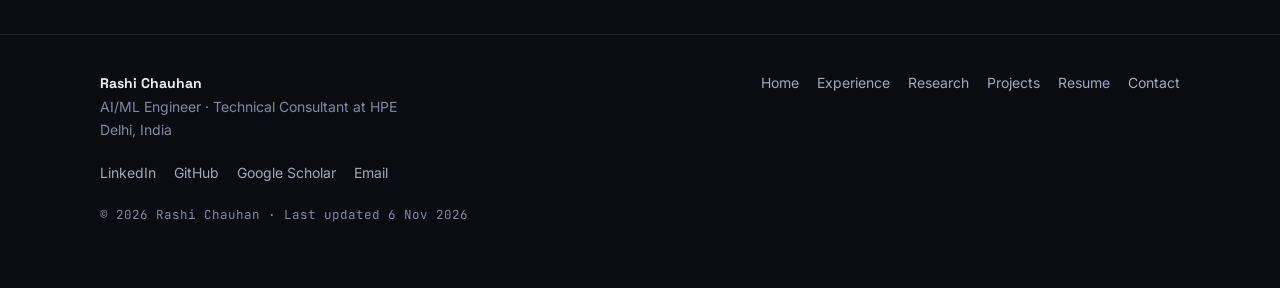
<file: projects.html>
<!DOCTYPE html>
<html lang="en" data-theme="dark">
<head>
<meta charset="utf-8">
<meta name="viewport" content="width=device-width, initial-scale=1">
<title>Projects &amp; Case Studies | Rashi Chauhan</title>
<meta name="description" content="Open-source machine learning projects by Rashi Chauhan with problem, approach and results: hybrid RAG, medical-image classification and segmentation, wildfire spread prediction, YOLOv8 aerial vehicle detection.">
<meta name="author" content="Rashi Chauhan">
<meta name="theme-color" content="#0a0c12">
<link rel="canonical" href="https://rashichauhan67.github.io/Portfolio/projects.html">
<link rel="icon" href="assets/favicon.svg" type="image/svg+xml">
<meta property="og:site_name" content="Rashi Chauhan">
<meta property="og:title" content="Projects &amp; Case Studies | Rashi Chauhan">
<meta property="og:description" content="Open-source machine learning projects by Rashi Chauhan with problem, approach and results: hybrid RAG, medical-image classification and segmentation, wildfire spread prediction, YOLOv8 aerial vehicle detection.">
<meta property="og:type" content="website">
<meta property="og:url" content="https://rashichauhan67.github.io/Portfolio/projects.html">
<meta property="og:image" content="https://rashichauhan67.github.io/Portfolio/assets/og.png">
<meta property="og:image:width" content="1200">
<meta property="og:image:height" content="630">
<meta name="twitter:card" content="summary_large_image">
<link rel="preconnect" href="https://fonts.googleapis.com">
<link rel="preconnect" href="https://fonts.gstatic.com" crossorigin>
<link href="https://fonts.googleapis.com/css2?family=Inter:wght@400;500;600&family=JetBrains+Mono:wght@400;500&family=Space+Grotesk:wght@500;600;700&display=swap" rel="stylesheet">
<link rel="stylesheet" href="assets/css/site.css">
<script type="application/ld+json">{"@context": "https://schema.org", "@type": "CollectionPage", "name": "Projects by Rashi Chauhan", "about": {"@type": "Person", "name": "Rashi Chauhan", "jobTitle": "AI/ML Engineer, Technical Consultant", "worksFor": {"@type": "Organization", "name": "Hewlett Packard Enterprise"}, "alumniOf": [{"@type": "CollegeOrUniversity", "name": "Amity University, Noida"}], "url": "https://rashichauhan67.github.io/Portfolio/", "image": "https://rashichauhan67.github.io/Portfolio/assets/og.png", "address": {"@type": "PostalAddress", "addressLocality": "Delhi", "addressCountry": "IN"}, "knowsAbout": ["Machine learning", "Time-series forecasting", "Computer vision", "Deep learning", "ETL", "Retrieval-augmented generation", "Python", "SQL"], "sameAs": ["https://github.com/RashiChauhan67", "https://linkedin.com/in/rashi-chauhan-67rc", "https://scholar.google.com/citations?user=5aJitiMAAAAJ&hl=en"]}, "dateModified": "2026-11-06"}</script>
<script>document.documentElement.classList.add("js");try{var t=localStorage.getItem("theme");if(t==="light"||t==="dark")document.documentElement.setAttribute("data-theme",t);}catch(e){}</script>
</head>
<body data-page="projects">
<a class="skip" href="#main">Skip to content</a>
<div class="ambient" aria-hidden="true"><i></i><i></i><i></i></div>
<div class="grain" aria-hidden="true"></div>
<div class="cursor-glow" id="glow" aria-hidden="true"></div>
<div class="progress" id="progress" aria-hidden="true"></div>
<header class="top">
  <div class="wrap">
    <a class="brand" href="index.html" aria-label="Rashi Chauhan, home">Rashi<span>.</span>C</a>
    <nav class="main" aria-label="Main"><a href="index.html">Home</a><a href="experience.html">Experience</a><a href="research.html">Research</a><a href="projects.html" aria-current="page">Projects</a><a href="resume.html" class="cta-link">Resume</a><a href="contact.html">Contact</a></nav>
    <button id="theme" type="button" aria-label="Switch between dark and light theme">
      <svg viewBox="0 0 24 24" fill="none" stroke="currentColor" stroke-width="2" stroke-linecap="round" stroke-linejoin="round" aria-hidden="true"><circle cx="12" cy="12" r="4"/><path d="M12 2v2M12 20v2M4.9 4.9l1.4 1.4M17.7 17.7l1.4 1.4M2 12h2M20 12h2M4.9 19.1l1.4-1.4M17.7 6.3l1.4-1.4"/></svg>
    </button>
  </div>
</header>

<main id="main">
<div class="phero">
  <div class="wrap">
    <nav class="crumbs" aria-label="Breadcrumb"><a href="index.html">Home</a> / Projects</nav>
    <h1>Open-source <span class="grad">work.</span></h1>
    <p class="lead">Code for the research papers and applied projects. Each card opens a short case study; every repo has its own README, tests and setup steps.</p>
  </div>
</div>

  <div class="wrap">
    <section aria-labelledby="proj-h">
      <div class="eyebrow reveal">Case studies</div>
      <h2 class="title reveal" id="proj-h">9 projects.</h2>
      <div class="chips reveal" role="group" aria-label="Filter projects"><button class="chip" type="button" data-f="all" aria-pressed="true">All</button><button class="chip" type="button" data-f="rag" aria-pressed="false">Retrieval (RAG)</button><button class="chip" type="button" data-f="medical" aria-pressed="false">Medical imaging</button><button class="chip" type="button" data-f="remote" aria-pressed="false">Remote sensing &amp; detection</button><button class="chip" type="button" data-f="applied" aria-pressed="false">Applied ML</button></div>
      <p class="sr-only" id="filter-status" role="status" aria-live="polite"></p>
      <div class="grid" id="projgrid">
<details class="card proj tilt reveal" data-c="rag" style="--d:0.00s">
  <summary>
    <div class="top"><div class="ico" aria-hidden="true">RG</div><span class="metric">Hybrid RAG</span></div>
    <h3>esg-hybrid-rag</h3>
    <p class="blurb">Question answering over long ESG PDF reports with dense + BM25 retrieval fused by Reciprocal Rank Fusion.</p>
    <div class="tags"><span>Python</span><span>Sentence-Transformers</span><span>BM25</span><span>RRF</span><span>OCR</span></div>
    <span class="more-hint">Case study <svg viewBox="0 0 24 24" fill="none" stroke="currentColor" stroke-width="2.2" stroke-linecap="round" stroke-linejoin="round" aria-hidden="true"><path d="M6 9l6 6 6-6"/></svg></span>
  </summary>
  <div class="body"><dl>
    <div><dt>Problem</dt><dd>Long, dense sustainability reports are hard to search. Keyword search misses paraphrases and embeddings alone miss exact terms and figures.</dd></div>
    <div><dt>Approach</dt><dd>PDF pages are processed into page images and OCR text (PyMuPDF, pdfplumber). A dense encoder and a sparse BM25 index each retrieve candidate pages, and Reciprocal Rank Fusion merges the two ranked lists so the best pages rise to the top before answer generation.</dd></div>
    <div><dt>Result</dt><dd>A complete, documented pipeline with an architecture diagram, runnable notebook and requirements.</dd></div>
  </dl></div>
  <div class="links"><a href="https://github.com/RashiChauhan67/esg-hybrid-rag">Source code on GitHub →</a></div>
</details>
<details class="card proj tilt reveal" data-c="medical" style="--d:0.06s">
  <summary>
    <div class="top"><div class="ico" aria-hidden="true">FM</div><span class="metric">97.35%</span></div>
    <h3>FMANet</h3>
    <p class="blurb">Colorectal tissue classification from H&amp;E histopathology tiles with fused multi-level attention features.</p>
    <div class="tags"><span>TensorFlow / Keras 3</span><span>Attention</span><span>Histopathology</span><span>Tested · CI</span></div>
    <span class="more-hint">Case study <svg viewBox="0 0 24 24" fill="none" stroke="currentColor" stroke-width="2.2" stroke-linecap="round" stroke-linejoin="round" aria-hidden="true"><path d="M6 9l6 6 6-6"/></svg></span>
  </summary>
  <div class="body"><dl>
    <div><dt>Problem</dt><dd>Classify 128 × 128 histopathology tiles into tissue types (8 classes on Kather 5,000; 9 on CRC-VAL-HE-7K).</dd></div>
    <div><dt>Approach</dt><dd>Low-level and high-level feature streams, each refined by a dilated residual-inception block, are pooled and embedded. Constraint fusion weights each stream by its cosine similarity to the combined features before a softmax classifier.</dd></div>
    <div><dt>Result</dt><dd><b>95.0%</b> test accuracy (macro F1 0.95) on Kather 5,000 and <b>97.35%</b> (macro F1 0.97) on CRC-VAL-HE-7K, with 5.39 M parameters. Published in Computers and Electrical Engineering, 2025.</dd></div>
  </dl></div>
  <div class="links"><a href="https://github.com/RashiChauhan67/FMANet">Source code on GitHub →</a><a href="https://doi.org/10.1016/j.compeleceng.2025.110296">Paper (DOI) →</a></div>
</details>
<details class="card proj tilt reveal" data-c="medical" style="--d:0.12s">
  <summary>
    <div class="top"><div class="ico" aria-hidden="true">KD</div><span class="metric">99.48%</span></div>
    <h3>kidney-ct-attention-cnn</h3>
    <p class="blurb">Lightweight dual-attention CNN that classifies kidney CT slices as cyst, normal, stone or tumor.</p>
    <div class="tags"><span>TensorFlow / Keras 3</span><span>CT imaging</span><span>Attention</span><span>Tested · CI</span></div>
    <span class="more-hint">Case study <svg viewBox="0 0 24 24" fill="none" stroke="currentColor" stroke-width="2.2" stroke-linecap="round" stroke-linejoin="round" aria-hidden="true"><path d="M6 9l6 6 6-6"/></svg></span>
  </summary>
  <div class="body"><dl>
    <div><dt>Problem</dt><dd>Classify 12,446 kidney CT images into four classes (cyst 3,709; normal 5,077; stone 1,377; tumor 2,283) with a model small enough for real-time deployment.</dd></div>
    <div><dt>Approach</dt><dd>Three stacked convolution blocks are concatenated for feature reuse, then refined by residual spatial-attention and residual channel-attention modules before a small MLP.</dd></div>
    <div><dt>Result</dt><dd><b>99.48%</b> overall accuracy as reported in the paper (80:20 train/test split), with about 0.22 M parameters. Per-class recall is 1.00 except stone (0.94). Published at IEEE ICCCNT 2024.</dd></div>
  </dl></div>
  <div class="links"><a href="https://github.com/RashiChauhan67/kidney-ct-attention-cnn">Source code on GitHub →</a><a href="https://doi.org/10.1109/ICCCNT61001.2024.10723909">Paper (DOI) →</a></div>
</details>
<details class="card proj tilt reveal" data-c="medical" style="--d:0.00s">
  <summary>
    <div class="top"><div class="ico" aria-hidden="true">WB</div><span class="metric">97.90%</span></div>
    <h3>wbc-multistream-cnn</h3>
    <p class="blurb">Three-stream CNN with gated feature fusion for white-blood-cell classification.</p>
    <div class="tags"><span>TensorFlow / Keras 3</span><span>OpenCV</span><span>Medical imaging</span><span>Tested · CI</span></div>
    <span class="more-hint">Case study <svg viewBox="0 0 24 24" fill="none" stroke="currentColor" stroke-width="2.2" stroke-linecap="round" stroke-linejoin="round" aria-hidden="true"><path d="M6 9l6 6 6-6"/></svg></span>
  </summary>
  <div class="body"><dl>
    <div><dt>Problem</dt><dd>Classify 5,000 microscope images into five white-blood-cell types despite stain variation.</dd></div>
    <div><dt>Approach</dt><dd>Each image becomes three views: raw, optical density (a stain-independent colour space) and an anisotropic-diffusion smoothing of the optical density. Each view has its own small CNN and a sigmoid gate re-weights the concatenated features.</dd></div>
    <div><dt>Result</dt><dd><b>97.90%</b> test accuracy on 1,000 held-out images (stratified 80/20 split), 451,333 parameters.</dd></div>
  </dl></div>
  <div class="links"><a href="https://github.com/RashiChauhan67/wbc-multistream-cnn">Source code on GitHub →</a></div>
</details>
<details class="card proj tilt reveal" data-c="medical" style="--d:0.06s">
  <summary>
    <div class="top"><div class="ico" aria-hidden="true">CA</div><span class="metric">171 K params</span></div>
    <h3>carotid-ultrasound-segmentation</h3>
    <p class="blurb">Lightweight attention network that segments the common carotid artery in ultrasound images.</p>
    <div class="tags"><span>TensorFlow / Keras 3</span><span>Segmentation</span><span>Ultrasound</span><span>Tested · CI</span></div>
    <span class="more-hint">Case study <svg viewBox="0 0 24 24" fill="none" stroke="currentColor" stroke-width="2.2" stroke-linecap="round" stroke-linejoin="round" aria-hidden="true"><path d="M6 9l6 6 6-6"/></svg></span>
  </summary>
  <div class="body"><dl>
    <div><dt>Problem</dt><dd>Predict a binary artery mask from 256 × 256 ultrasound images using 1,100 expert-annotated image/mask pairs.</dd></div>
    <div><dt>Approach</dt><dd>Depthwise-separable encoder, an ASPP-like multi-scale module, attention gates on skip connections, squeeze-and-excitation, coordinate attention and a boundary-refinement branch. The pipeline is built to avoid train/test leakage between frames of the same scan.</dd></div>
    <div><dt>Result</dt><dd>A 171,653-parameter model with a tested, leakage-free, scan-aware training pipeline (Dice + BCE loss; Dice, IoU, precision, recall, F1 and specificity metrics).</dd></div>
  </dl></div>
  <div class="links"><a href="https://github.com/RashiChauhan67/carotid-ultrasound-segmentation">Source code on GitHub →</a></div>
</details>
<details class="card proj tilt reveal" data-c="remote" style="--d:0.12s">
  <summary>
    <div class="top"><div class="ico" aria-hidden="true">WF</div><span class="metric">Attention U-Net</span></div>
    <h3>wildfire-spread-prediction</h3>
    <p class="blurb">Next-day wildfire spread prediction from remote-sensing, weather and terrain data.</p>
    <div class="tags"><span>TensorFlow / Keras 3</span><span>Remote sensing</span><span>Segmentation</span><span>Tested · CI</span></div>
    <span class="more-hint">Case study <svg viewBox="0 0 24 24" fill="none" stroke="currentColor" stroke-width="2.2" stroke-linecap="round" stroke-linejoin="round" aria-hidden="true"><path d="M6 9l6 6 6-6"/></svg></span>
  </summary>
  <div class="body"><dl>
    <div><dt>Problem</dt><dd>Given a 64 × 64 km patch for one day, predict which pixels will be on fire the next day.</dd></div>
    <div><dt>Approach</dt><dd>An Attention U-Net (32.5 M parameters) over a 12-channel stack of elevation, weather and vegetation inputs, trained with a focal + Dice loss and evaluated with IoU.</dd></div>
    <div><dt>Result</dt><dd>Pixel accuracy is high from the first epoch because most pixels do not burn, so IoU is the primary metric. The repo documents the full training log and sample predictions, including misses.</dd></div>
  </dl></div>
  <div class="links"><a href="https://github.com/RashiChauhan67/wildfire-spread-prediction">Source code on GitHub →</a></div>
</details>
<details class="card proj tilt reveal" data-c="remote" style="--d:0.00s">
  <summary>
    <div class="top"><div class="ico" aria-hidden="true">AV</div><span class="metric">mAP50 0.995</span></div>
    <h3>aerial-vehicle-detection</h3>
    <p class="blurb">YOLOv8 vehicle detection and classification in aerial drone imagery, fine-tuned on the VAID dataset.</p>
    <div class="tags"><span>Ultralytics YOLOv8</span><span>Object detection</span><span>Python</span><span>Tested · CI</span></div>
    <span class="more-hint">Case study <svg viewBox="0 0 24 24" fill="none" stroke="currentColor" stroke-width="2.2" stroke-linecap="round" stroke-linejoin="round" aria-hidden="true"><path d="M6 9l6 6 6-6"/></svg></span>
  </summary>
  <div class="body"><dl>
    <div><dt>Problem</dt><dd>Find vehicles in top-down drone images and classify them into seven types (sedan, minibus, truck, pickup, bus, cement truck, trailer).</dd></div>
    <div><dt>Approach</dt><dd>Fine-tunes a pretrained YOLOv8m (25.8 M parameters) with thin wrappers around Ultralytics for dataset configuration, training, prediction and validation, plus a dataset check that flags classes missing from a split.</dd></div>
    <div><dt>Result</dt><dd>Validation precision 0.942, recall 0.980, <b>mAP50 0.995</b>, mAP50-95 0.851, about 7.4 ms per image on a T4 (small validation set, as noted in the repo).</dd></div>
  </dl></div>
  <div class="links"><a href="https://github.com/RashiChauhan67/aerial-vehicle-detection">Source code on GitHub →</a></div>
</details>
<details class="card proj tilt reveal" data-c="applied" style="--d:0.06s">
  <summary>
    <div class="top"><div class="ico" aria-hidden="true">DA</div><span class="metric">97.9% (rice)</span></div>
    <h3>DARINet</h3>
    <p class="blurb">Compact dual self-attention residual-inception network for plant disease identification.</p>
    <div class="tags"><span>TensorFlow / Keras 3</span><span>Attention</span><span>Agriculture</span><span>Tested · CI</span></div>
    <span class="more-hint">Case study <svg viewBox="0 0 24 24" fill="none" stroke="currentColor" stroke-width="2.2" stroke-linecap="round" stroke-linejoin="round" aria-hidden="true"><path d="M6 9l6 6 6-6"/></svg></span>
  </summary>
  <div class="body"><dl>
    <div><dt>Problem</dt><dd>Classify leaf images by disease for cassava (5 classes), rice (3) and maize (4).</dd></div>
    <div><dt>Approach</dt><dd>A modified inception block with depthwise-separable convolutions, a residual connection and two attention modules (channel and spatial), about 0.65 M parameters. The network is identical across datasets; only the output layer changes.</dd></div>
    <div><dt>Result</dt><dd>Test accuracy <b>97.9%</b> on rice, <b>94%</b> on maize and 77% on cassava (the hardest of the three). Published at IEEE ICUMT 2023.</dd></div>
  </dl></div>
  <div class="links"><a href="https://github.com/RashiChauhan67/DARINet">Source code on GitHub →</a><a href="https://doi.org/10.1109/ICUMT61075.2023.10333302">Paper (DOI) →</a></div>
</details>
<details class="card proj tilt reveal" data-c="applied" style="--d:0.12s">
  <summary>
    <div class="top"><div class="ico" aria-hidden="true">MH</div><span class="metric">Web app</span></div>
    <h3>Maternal-Health-Risk-Predictor</h3>
    <p class="blurb">Machine-learning web app that predicts maternal health risk levels from clinical inputs.</p>
    <div class="tags"><span>Python</span><span>scikit-learn</span><span>Web app</span></div>
    <span class="more-hint">Case study <svg viewBox="0 0 24 24" fill="none" stroke="currentColor" stroke-width="2.2" stroke-linecap="round" stroke-linejoin="round" aria-hidden="true"><path d="M6 9l6 6 6-6"/></svg></span>
  </summary>
  <div class="body"><dl>
    <div><dt>Problem</dt><dd>Help assess maternal health risk during pregnancy from basic clinical measurements.</dd></div>
    <div><dt>Approach</dt><dd>A classifier trained on the public Maternal Health Risk dataset (Kaggle) behind a simple web interface for entering patient data.</dd></div>
    <div><dt>Result</dt><dd>Reported 95% training accuracy. The README is explicit that real-time predictions can be wrong and that the tool does not replace professional medical advice.</dd></div>
  </dl></div>
  <div class="links"><a href="https://github.com/RashiChauhan67/Maternal-Health-Risk-Predictor">Source code on GitHub →</a></div>
</details>
      </div>
      <p class="more reveal"><a href="https://github.com/RashiChauhan67?tab=repositories">All repositories on GitHub →</a></p>
    </section>
  </div>
</main>
<footer>
  <div class="wrap">
    <div class="cols">
      <div><strong style="color:var(--text);font-family:var(--font-head)">Rashi Chauhan</strong><br>AI/ML Engineer · Technical Consultant at HPE<br>Delhi, India</div>
      <nav aria-label="Footer"><a href="index.html">Home</a><a href="experience.html">Experience</a><a href="research.html">Research</a><a href="projects.html">Projects</a><a href="resume.html">Resume</a><a href="contact.html">Contact</a></nav>
      <nav aria-label="Profiles"><a href="https://linkedin.com/in/rashi-chauhan-67rc">LinkedIn</a><a href="https://github.com/RashiChauhan67">GitHub</a><a href="https://scholar.google.com/citations?user=5aJitiMAAAAJ&hl=en">Google Scholar</a><a href="mailto:rashichauhan67@gmail.com">Email</a></nav>
    </div>
    <p class="fine">© <span id="year">2026</span> Rashi Chauhan · Last updated 6 Nov 2026</p>
  </div>
</footer>
<script src="assets/js/site.js" defer></script>
</body>
</html>
</file>
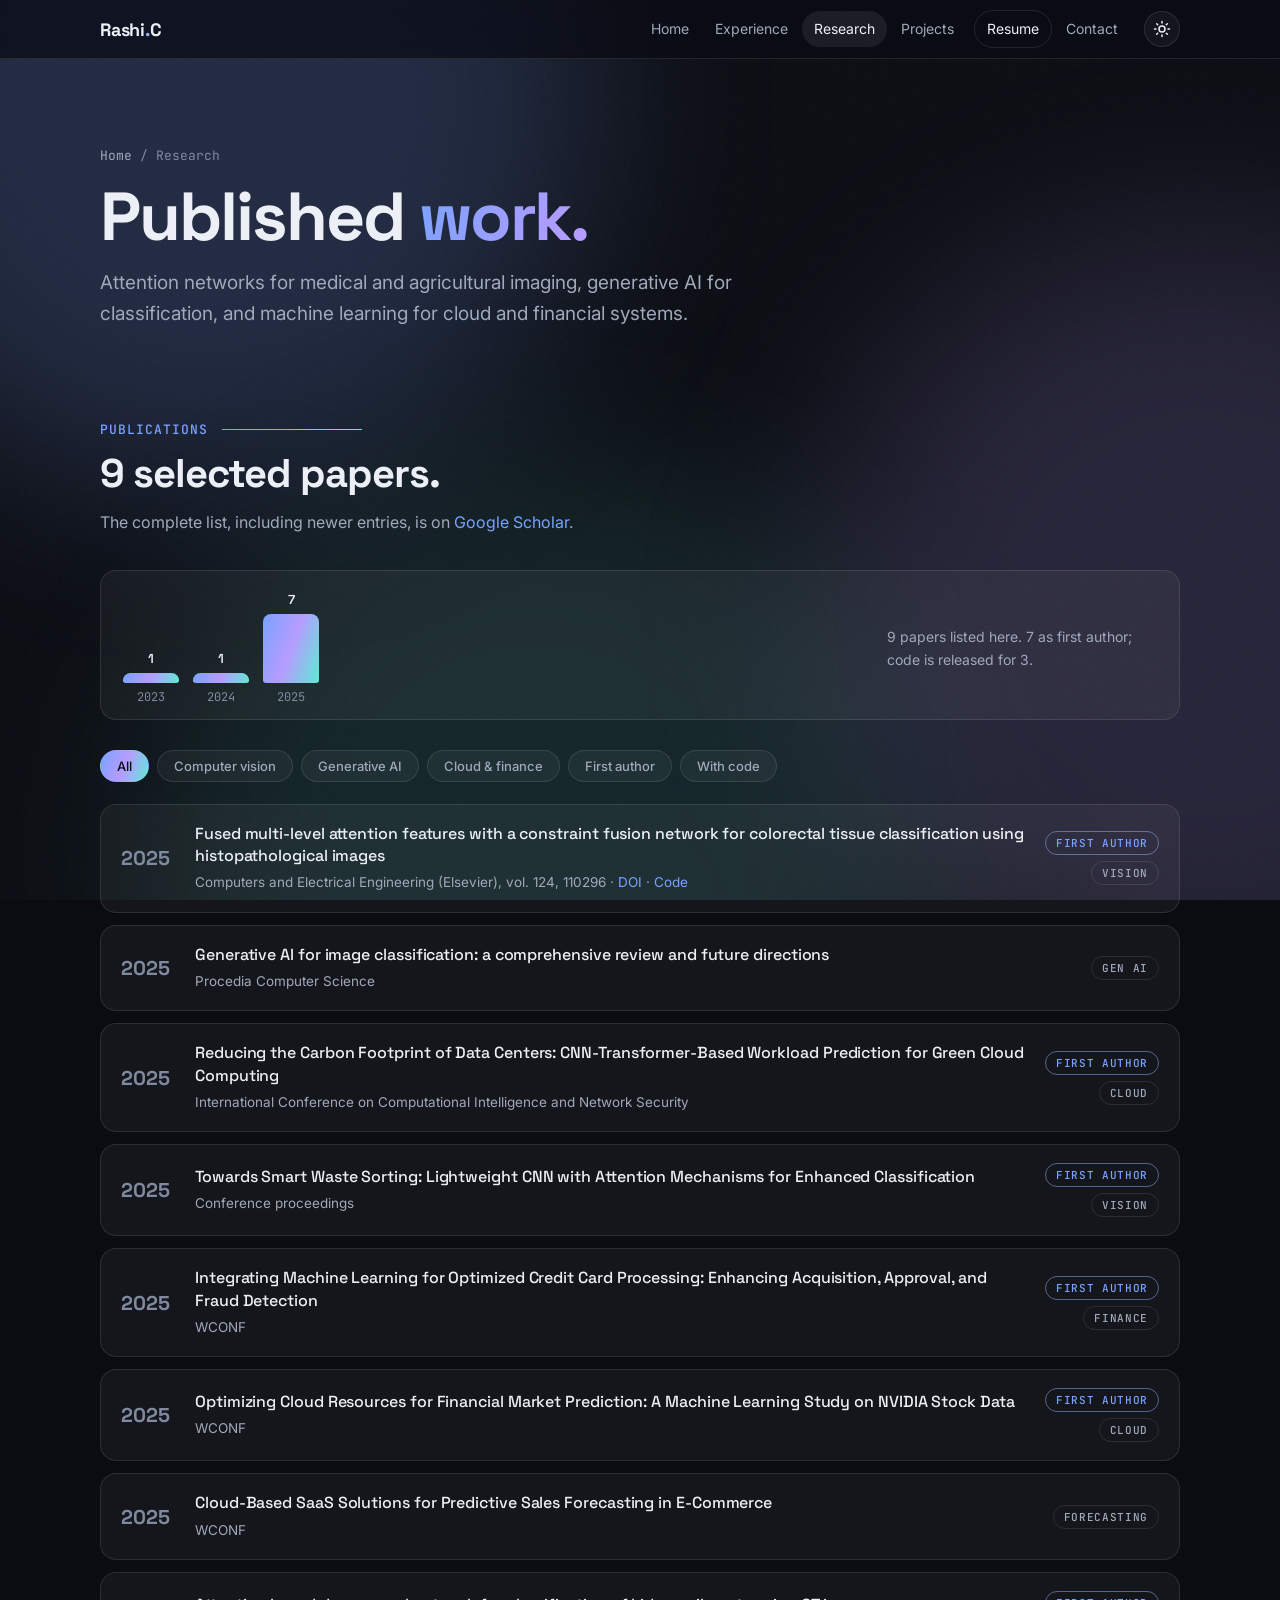
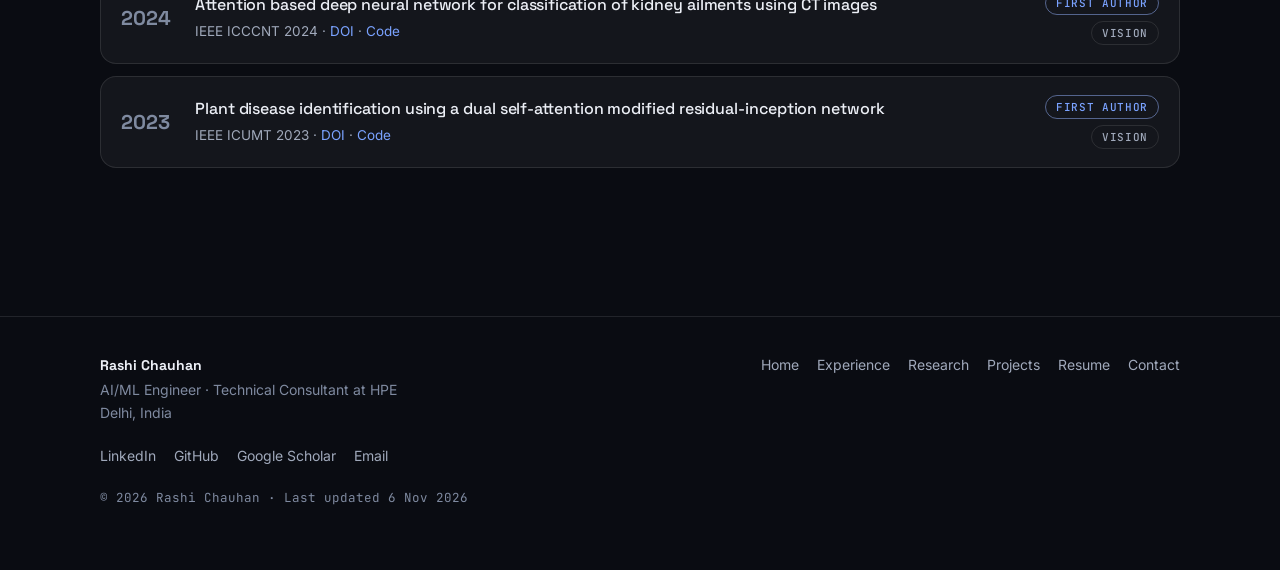
<file: research.html>
<!DOCTYPE html>
<html lang="en" data-theme="dark">
<head>
<meta charset="utf-8">
<meta name="viewport" content="width=device-width, initial-scale=1">
<title>Research &amp; Publications | Rashi Chauhan</title>
<meta name="description" content="Publications by Rashi Chauhan in computer vision, deep learning, generative AI and cloud/financial ML: Elsevier, IEEE and Springer venues, with DOIs and open code.">
<meta name="author" content="Rashi Chauhan">
<meta name="theme-color" content="#0a0c12">
<link rel="canonical" href="https://rashichauhan67.github.io/Portfolio/research.html">
<link rel="icon" href="assets/favicon.svg" type="image/svg+xml">
<meta property="og:site_name" content="Rashi Chauhan">
<meta property="og:title" content="Research &amp; Publications | Rashi Chauhan">
<meta property="og:description" content="Publications by Rashi Chauhan in computer vision, deep learning, generative AI and cloud/financial ML: Elsevier, IEEE and Springer venues, with DOIs and open code.">
<meta property="og:type" content="website">
<meta property="og:url" content="https://rashichauhan67.github.io/Portfolio/research.html">
<meta property="og:image" content="https://rashichauhan67.github.io/Portfolio/assets/og.png">
<meta property="og:image:width" content="1200">
<meta property="og:image:height" content="630">
<meta name="twitter:card" content="summary_large_image">
<link rel="preconnect" href="https://fonts.googleapis.com">
<link rel="preconnect" href="https://fonts.gstatic.com" crossorigin>
<link href="https://fonts.googleapis.com/css2?family=Inter:wght@400;500;600&family=JetBrains+Mono:wght@400;500&family=Space+Grotesk:wght@500;600;700&display=swap" rel="stylesheet">
<link rel="stylesheet" href="assets/css/site.css">
<script type="application/ld+json">{"@context": "https://schema.org", "@type": "ProfilePage", "mainEntity": {"@type": "Person", "name": "Rashi Chauhan", "jobTitle": "AI/ML Engineer, Technical Consultant", "worksFor": {"@type": "Organization", "name": "Hewlett Packard Enterprise"}, "alumniOf": [{"@type": "CollegeOrUniversity", "name": "Amity University, Noida"}], "url": "https://rashichauhan67.github.io/Portfolio/", "image": "https://rashichauhan67.github.io/Portfolio/assets/og.png", "address": {"@type": "PostalAddress", "addressLocality": "Delhi", "addressCountry": "IN"}, "knowsAbout": ["Machine learning", "Time-series forecasting", "Computer vision", "Deep learning", "ETL", "Retrieval-augmented generation", "Python", "SQL"], "sameAs": ["https://github.com/RashiChauhan67", "https://linkedin.com/in/rashi-chauhan-67rc", "https://scholar.google.com/citations?user=5aJitiMAAAAJ&hl=en"]}, "dateModified": "2026-11-06"}</script>
<script>document.documentElement.classList.add("js");try{var t=localStorage.getItem("theme");if(t==="light"||t==="dark")document.documentElement.setAttribute("data-theme",t);}catch(e){}</script>
</head>
<body data-page="research">
<a class="skip" href="#main">Skip to content</a>
<div class="ambient" aria-hidden="true"><i></i><i></i><i></i></div>
<div class="grain" aria-hidden="true"></div>
<div class="cursor-glow" id="glow" aria-hidden="true"></div>
<div class="progress" id="progress" aria-hidden="true"></div>
<header class="top">
  <div class="wrap">
    <a class="brand" href="index.html" aria-label="Rashi Chauhan, home">Rashi<span>.</span>C</a>
    <nav class="main" aria-label="Main"><a href="index.html">Home</a><a href="experience.html">Experience</a><a href="research.html" aria-current="page">Research</a><a href="projects.html">Projects</a><a href="resume.html" class="cta-link">Resume</a><a href="contact.html">Contact</a></nav>
    <button id="theme" type="button" aria-label="Switch between dark and light theme">
      <svg viewBox="0 0 24 24" fill="none" stroke="currentColor" stroke-width="2" stroke-linecap="round" stroke-linejoin="round" aria-hidden="true"><circle cx="12" cy="12" r="4"/><path d="M12 2v2M12 20v2M4.9 4.9l1.4 1.4M17.7 17.7l1.4 1.4M2 12h2M20 12h2M4.9 19.1l1.4-1.4M17.7 6.3l1.4-1.4"/></svg>
    </button>
  </div>
</header>

<main id="main">
<div class="phero">
  <div class="wrap">
    <nav class="crumbs" aria-label="Breadcrumb"><a href="index.html">Home</a> / Research</nav>
    <h1>Published <span class="grad">work.</span></h1>
    <p class="lead">Attention networks for medical and agricultural imaging, generative AI for classification, and machine learning for cloud and financial systems.</p>
  </div>
</div>

  <div class="wrap">
    <section aria-labelledby="pubs-h">
      <div class="eyebrow reveal">Publications</div>
      <h2 class="title reveal" id="pubs-h">9 selected papers.</h2>
      <p class="sub reveal">The complete list, including newer entries, is on <a href="https://scholar.google.com/citations?user=5aJitiMAAAAJ&hl=en" style="color:var(--a1)">Google Scholar</a>.</p>
      <div class="card yearchart" role="img" aria-label="Publications per year: 2023: 1, 2024: 1, 2025: 7">
        <div class="col"><span class="n">1</span><div class="bar" style="--h:1;--i:0"></div><span class="y">2023</span></div><div class="col"><span class="n">1</span><div class="bar" style="--h:1;--i:1"></div><span class="y">2024</span></div><div class="col"><span class="n">7</span><div class="bar" style="--h:7;--i:2"></div><span class="y">2025</span></div>
        <p class="legend">9 papers listed here. 7 as first author; code is released for 3.</p>
      </div>
      <div class="chips reveal" role="group" aria-label="Filter publications">
        <button class="chip" type="button" data-f="all" aria-pressed="true">All</button>
        <button class="chip" type="button" data-f="vision" aria-pressed="false">Computer vision</button>
        <button class="chip" type="button" data-f="genai" aria-pressed="false">Generative AI</button>
        <button class="chip" type="button" data-f="cloud" aria-pressed="false">Cloud &amp; finance</button>
        <button class="chip" type="button" data-f="first" aria-pressed="false">First author</button>
        <button class="chip" type="button" data-f="code" aria-pressed="false">With code</button>
      </div>
      <p class="sr-only" id="filter-status" role="status" aria-live="polite"></p>
      <div class="pubs" id="pubs">
<article class="card pub reveal" data-c="vision code first" style="--d:0.00s"><div class="yr">2025</div><div><h3>Fused multi-level attention features with a constraint fusion network for colorectal tissue classification using histopathological images</h3><div class="m">Computers and Electrical Engineering (Elsevier), vol. 124, 110296 · <a href="https://doi.org/10.1016/j.compeleceng.2025.110296">DOI</a> · <a href="https://github.com/RashiChauhan67/FMANet">Code</a></div></div><div class="side"><span class="tag first">First author</span><span class="tag">Vision</span></div></article>
<article class="card pub reveal" data-c="genai" style="--d:0.05s"><div class="yr">2025</div><div><h3>Generative AI for image classification: a comprehensive review and future directions</h3><div class="m">Procedia Computer Science</div></div><div class="side"><span class="tag">Gen AI</span></div></article>
<article class="card pub reveal" data-c="cloud first" style="--d:0.10s"><div class="yr">2025</div><div><h3>Reducing the Carbon Footprint of Data Centers: CNN-Transformer-Based Workload Prediction for Green Cloud Computing</h3><div class="m">International Conference on Computational Intelligence and Network Security</div></div><div class="side"><span class="tag first">First author</span><span class="tag">Cloud</span></div></article>
<article class="card pub reveal" data-c="vision first" style="--d:0.15s"><div class="yr">2025</div><div><h3>Towards Smart Waste Sorting: Lightweight CNN with Attention Mechanisms for Enhanced Classification</h3><div class="m">Conference proceedings</div></div><div class="side"><span class="tag first">First author</span><span class="tag">Vision</span></div></article>
<article class="card pub reveal" data-c="cloud first" style="--d:0.00s"><div class="yr">2025</div><div><h3>Integrating Machine Learning for Optimized Credit Card Processing: Enhancing Acquisition, Approval, and Fraud Detection</h3><div class="m">WCONF</div></div><div class="side"><span class="tag first">First author</span><span class="tag">Finance</span></div></article>
<article class="card pub reveal" data-c="cloud first" style="--d:0.05s"><div class="yr">2025</div><div><h3>Optimizing Cloud Resources for Financial Market Prediction: A Machine Learning Study on NVIDIA Stock Data</h3><div class="m">WCONF</div></div><div class="side"><span class="tag first">First author</span><span class="tag">Cloud</span></div></article>
<article class="card pub reveal" data-c="cloud" style="--d:0.10s"><div class="yr">2025</div><div><h3>Cloud-Based SaaS Solutions for Predictive Sales Forecasting in E-Commerce</h3><div class="m">WCONF</div></div><div class="side"><span class="tag">Forecasting</span></div></article>
<article class="card pub reveal" data-c="vision code first" style="--d:0.15s"><div class="yr">2024</div><div><h3>Attention based deep neural network for classification of kidney ailments using CT images</h3><div class="m">IEEE ICCCNT 2024 · <a href="https://doi.org/10.1109/ICCCNT61001.2024.10723909">DOI</a> · <a href="https://github.com/RashiChauhan67/kidney-ct-attention-cnn">Code</a></div></div><div class="side"><span class="tag first">First author</span><span class="tag">Vision</span></div></article>
<article class="card pub reveal" data-c="vision code first" style="--d:0.00s"><div class="yr">2023</div><div><h3>Plant disease identification using a dual self-attention modified residual-inception network</h3><div class="m">IEEE ICUMT 2023 · <a href="https://doi.org/10.1109/ICUMT61075.2023.10333302">DOI</a> · <a href="https://github.com/RashiChauhan67/DARINet">Code</a></div></div><div class="side"><span class="tag first">First author</span><span class="tag">Vision</span></div></article>
      </div>
      <p class="more reveal"><a href="https://scholar.google.com/citations?user=5aJitiMAAAAJ&hl=en">All publications on Google Scholar →</a></p>
    </section>
  </div>
</main>
<footer>
  <div class="wrap">
    <div class="cols">
      <div><strong style="color:var(--text);font-family:var(--font-head)">Rashi Chauhan</strong><br>AI/ML Engineer · Technical Consultant at HPE<br>Delhi, India</div>
      <nav aria-label="Footer"><a href="index.html">Home</a><a href="experience.html">Experience</a><a href="research.html">Research</a><a href="projects.html">Projects</a><a href="resume.html">Resume</a><a href="contact.html">Contact</a></nav>
      <nav aria-label="Profiles"><a href="https://linkedin.com/in/rashi-chauhan-67rc">LinkedIn</a><a href="https://github.com/RashiChauhan67">GitHub</a><a href="https://scholar.google.com/citations?user=5aJitiMAAAAJ&hl=en">Google Scholar</a><a href="mailto:rashichauhan67@gmail.com">Email</a></nav>
    </div>
    <p class="fine">© <span id="year">2026</span> Rashi Chauhan · Last updated 6 Nov 2026</p>
  </div>
</footer>
<script src="assets/js/site.js" defer></script>
</body>
</html>
</file>
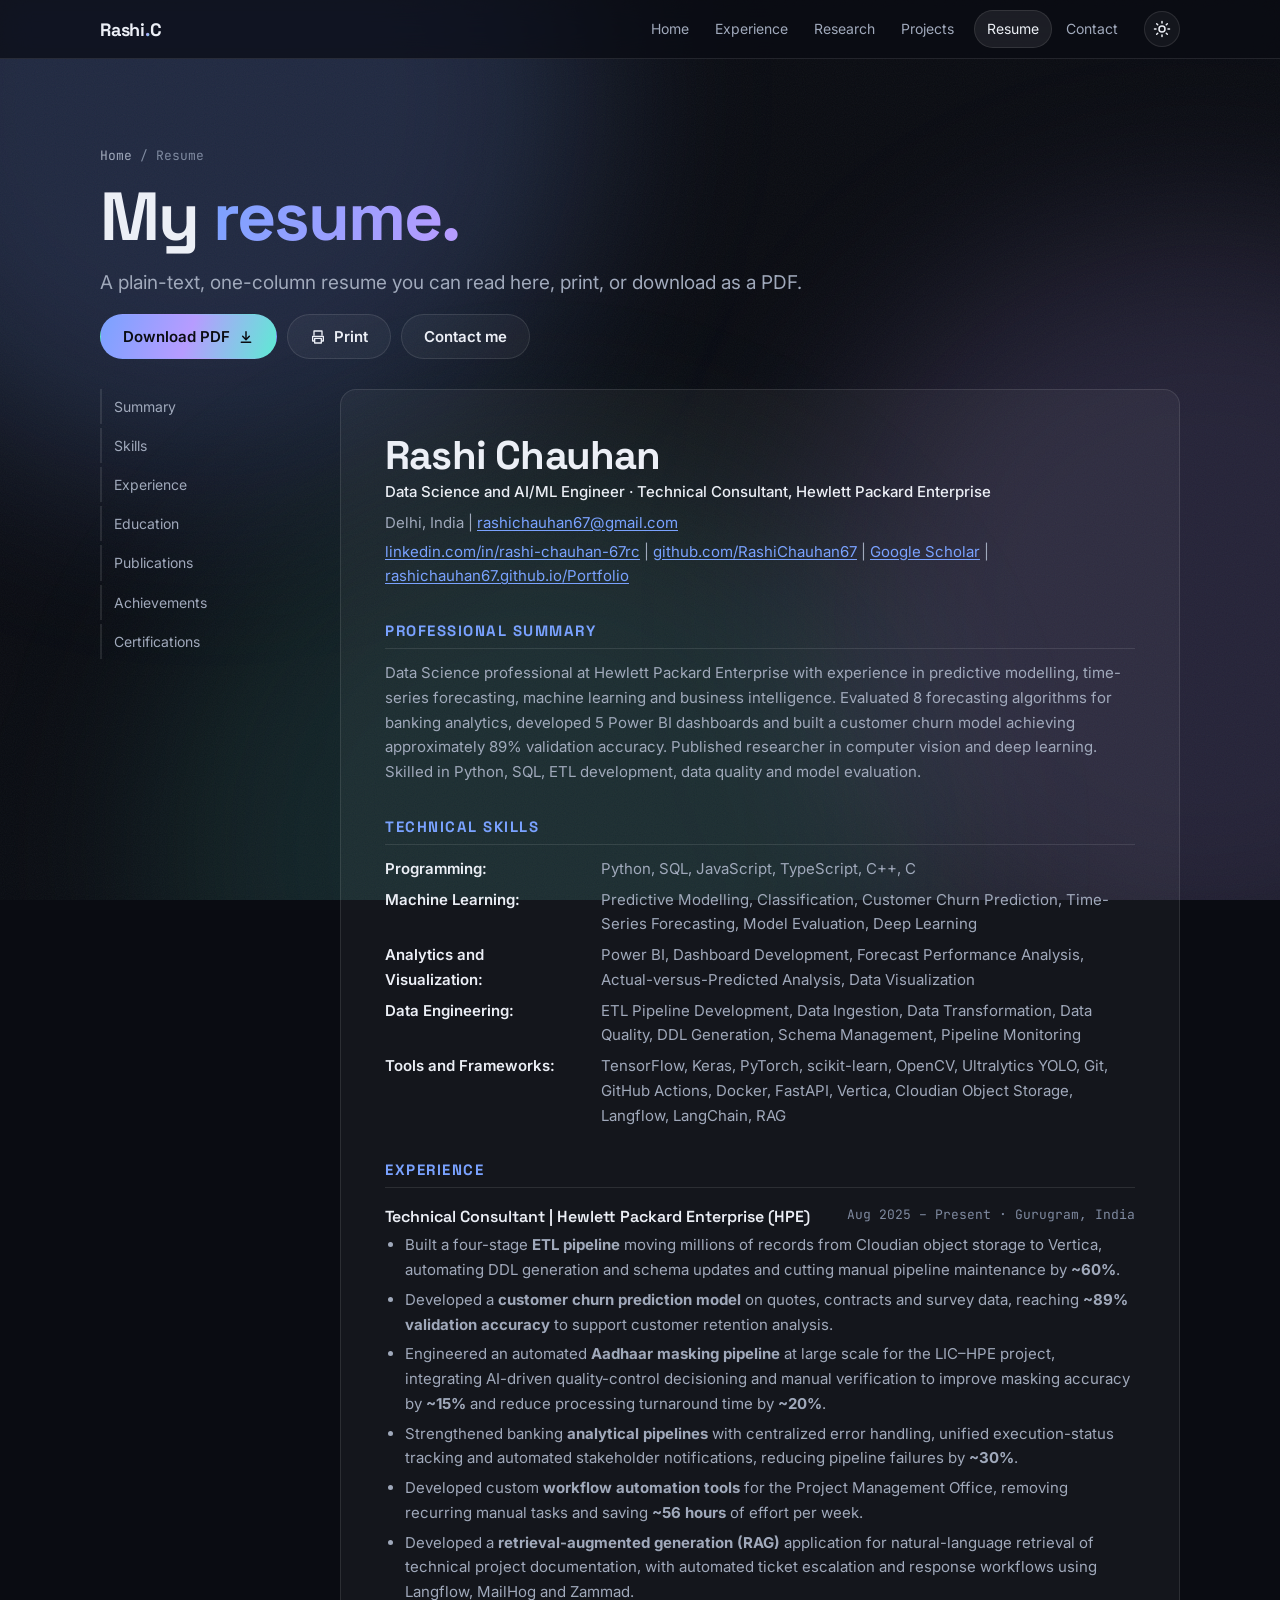
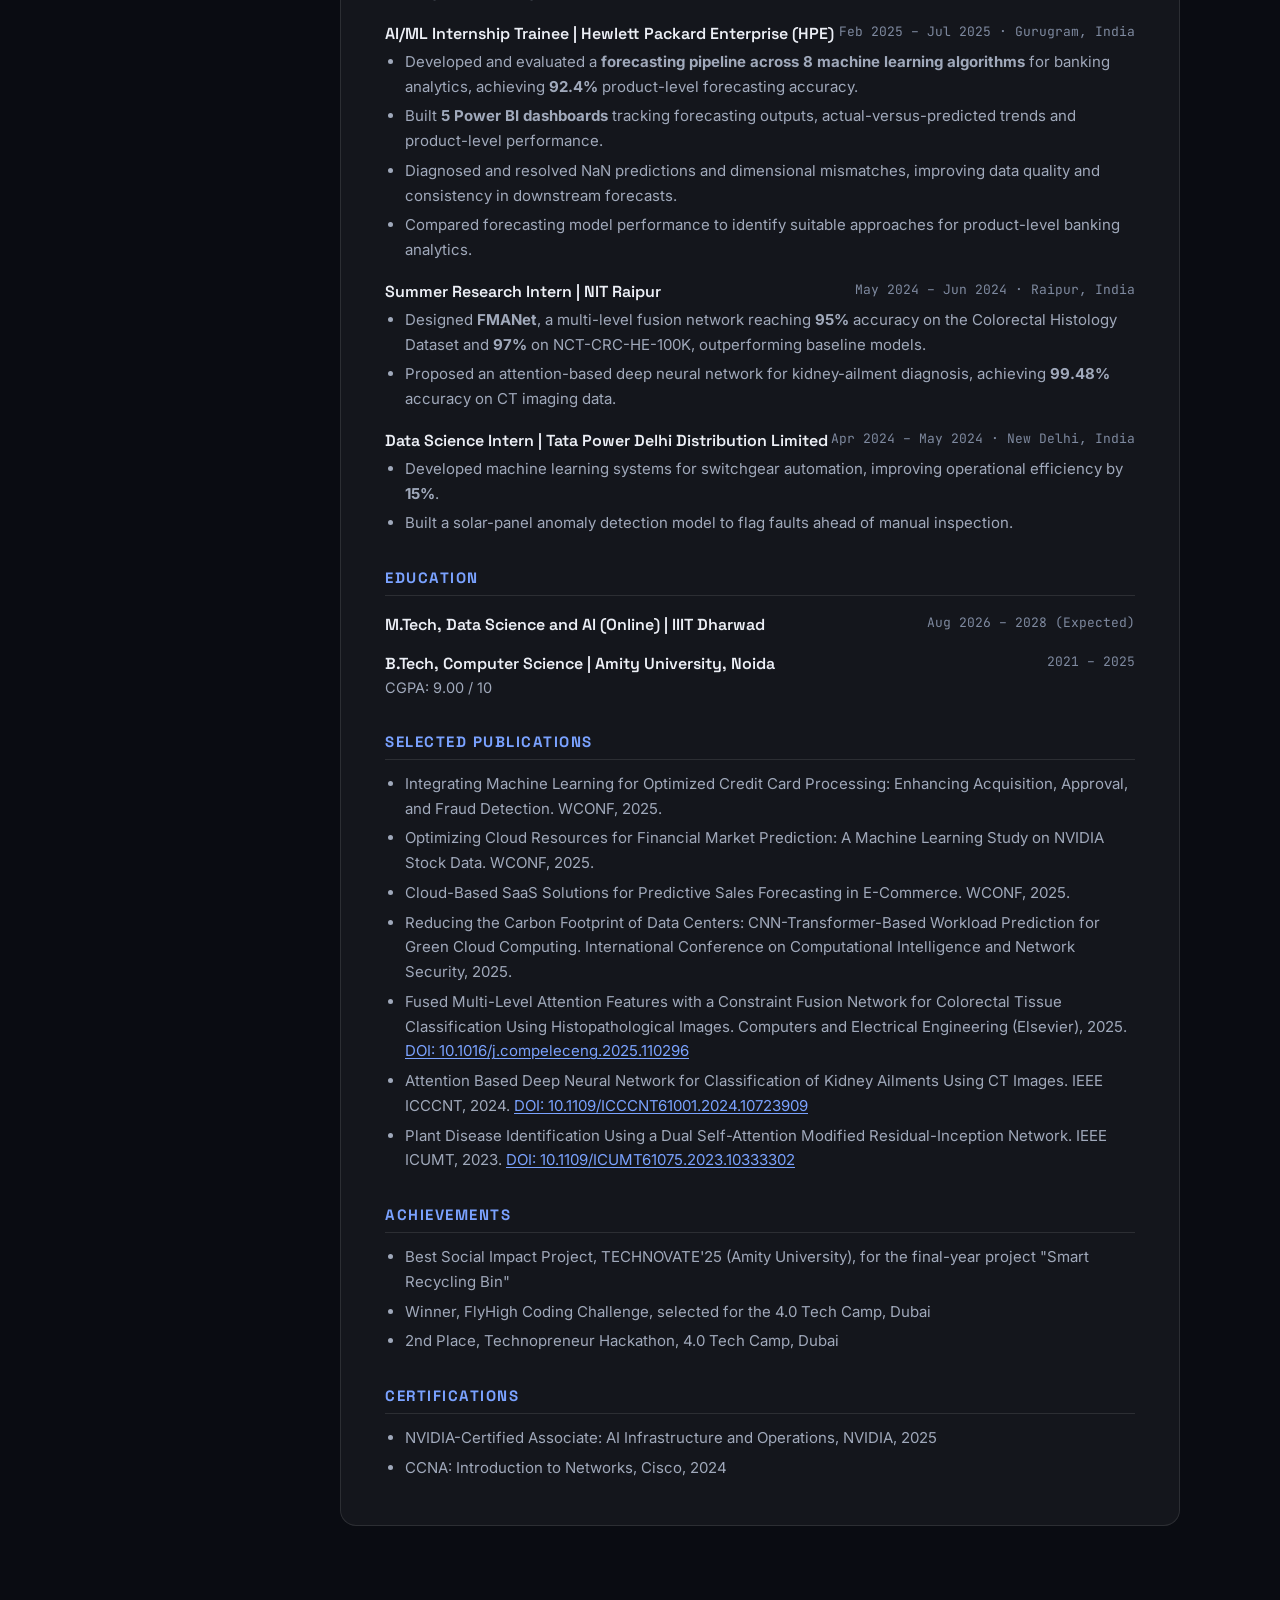
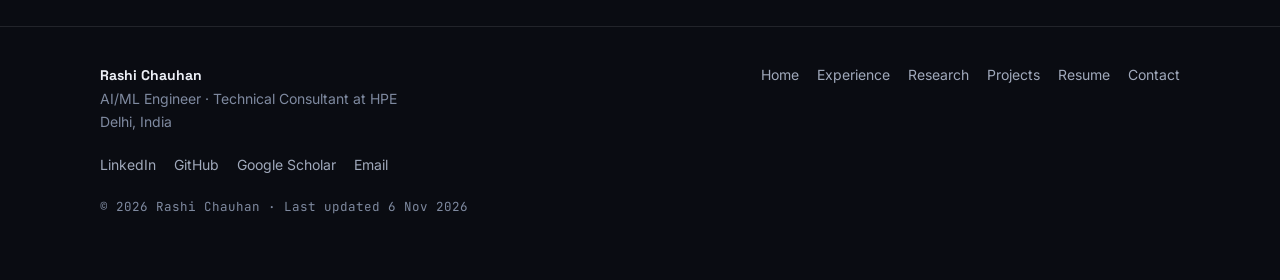
<file: resume.html>
<!DOCTYPE html>
<html lang="en" data-theme="dark">
<head>
<meta charset="utf-8">
<meta name="viewport" content="width=device-width, initial-scale=1">
<title>Resume | Rashi Chauhan, AI/ML Engineer</title>
<meta name="description" content="Resume of Rashi Chauhan: Technical Consultant at HPE with experience in ETL, churn prediction, time-series forecasting and published computer-vision research. Read online or download the PDF.">
<meta name="author" content="Rashi Chauhan">
<meta name="theme-color" content="#0a0c12">
<link rel="canonical" href="https://rashichauhan67.github.io/Portfolio/resume.html">
<link rel="icon" href="assets/favicon.svg" type="image/svg+xml">
<meta property="og:site_name" content="Rashi Chauhan">
<meta property="og:title" content="Resume | Rashi Chauhan, AI/ML Engineer">
<meta property="og:description" content="Resume of Rashi Chauhan: Technical Consultant at HPE with experience in ETL, churn prediction, time-series forecasting and published computer-vision research. Read online or download the PDF.">
<meta property="og:type" content="website">
<meta property="og:url" content="https://rashichauhan67.github.io/Portfolio/resume.html">
<meta property="og:image" content="https://rashichauhan67.github.io/Portfolio/assets/og.png">
<meta property="og:image:width" content="1200">
<meta property="og:image:height" content="630">
<meta name="twitter:card" content="summary_large_image">
<link rel="preconnect" href="https://fonts.googleapis.com">
<link rel="preconnect" href="https://fonts.gstatic.com" crossorigin>
<link href="https://fonts.googleapis.com/css2?family=Inter:wght@400;500;600&family=JetBrains+Mono:wght@400;500&family=Space+Grotesk:wght@500;600;700&display=swap" rel="stylesheet">
<link rel="stylesheet" href="assets/css/site.css">
<script type="application/ld+json">{"@context": "https://schema.org", "@type": "ProfilePage", "mainEntity": {"@type": "Person", "name": "Rashi Chauhan", "jobTitle": "AI/ML Engineer, Technical Consultant", "worksFor": {"@type": "Organization", "name": "Hewlett Packard Enterprise"}, "alumniOf": [{"@type": "CollegeOrUniversity", "name": "Amity University, Noida"}], "url": "https://rashichauhan67.github.io/Portfolio/", "image": "https://rashichauhan67.github.io/Portfolio/assets/og.png", "address": {"@type": "PostalAddress", "addressLocality": "Delhi", "addressCountry": "IN"}, "knowsAbout": ["Machine learning", "Time-series forecasting", "Computer vision", "Deep learning", "ETL", "Retrieval-augmented generation", "Python", "SQL"], "sameAs": ["https://github.com/RashiChauhan67", "https://linkedin.com/in/rashi-chauhan-67rc", "https://scholar.google.com/citations?user=5aJitiMAAAAJ&hl=en"]}, "dateModified": "2026-11-06"}</script>
<script>document.documentElement.classList.add("js");try{var t=localStorage.getItem("theme");if(t==="light"||t==="dark")document.documentElement.setAttribute("data-theme",t);}catch(e){}</script>
</head>
<body data-page="resume">
<a class="skip" href="#main">Skip to content</a>
<div class="ambient" aria-hidden="true"><i></i><i></i><i></i></div>
<div class="grain" aria-hidden="true"></div>
<div class="cursor-glow" id="glow" aria-hidden="true"></div>
<div class="progress" id="progress" aria-hidden="true"></div>
<header class="top">
  <div class="wrap">
    <a class="brand" href="index.html" aria-label="Rashi Chauhan, home">Rashi<span>.</span>C</a>
    <nav class="main" aria-label="Main"><a href="index.html">Home</a><a href="experience.html">Experience</a><a href="research.html">Research</a><a href="projects.html">Projects</a><a href="resume.html" class="cta-link" aria-current="page">Resume</a><a href="contact.html">Contact</a></nav>
    <button id="theme" type="button" aria-label="Switch between dark and light theme">
      <svg viewBox="0 0 24 24" fill="none" stroke="currentColor" stroke-width="2" stroke-linecap="round" stroke-linejoin="round" aria-hidden="true"><circle cx="12" cy="12" r="4"/><path d="M12 2v2M12 20v2M4.9 4.9l1.4 1.4M17.7 17.7l1.4 1.4M2 12h2M20 12h2M4.9 19.1l1.4-1.4M17.7 6.3l1.4-1.4"/></svg>
    </button>
  </div>
</header>

<main id="main">
<div class="phero">
  <div class="wrap">
    <nav class="crumbs" aria-label="Breadcrumb"><a href="index.html">Home</a> / Resume</nav>
    <h1>My <span class="grad">resume.</span></h1>
    <p class="lead">A plain-text, one-column resume you can read here, print, or download as a PDF.</p>
  </div>
</div>

  <div class="wrap">
    <div class="ractions">
      <a class="btn primary" href="assets/Rashi_Chauhan_Resume.pdf" download>Download PDF <svg class="dl" viewBox="0 0 24 24" fill="none" stroke="currentColor" stroke-width="2.2" stroke-linecap="round" stroke-linejoin="round" aria-hidden="true"><path d="M12 4v11M7 11l5 5 5-5M5 20h14"/></svg></a>
      <button class="btn" id="print" type="button"><svg width="16" height="16" viewBox="0 0 24 24" fill="none" stroke="currentColor" stroke-width="2" stroke-linecap="round" stroke-linejoin="round" aria-hidden="true"><path d="M6 9V3h12v6M6 18H4v-7h16v7h-2M7 14h10v7H7z"/></svg> Print</button>
      <a class="btn" href="contact.html">Contact me</a>
    </div>
    <div class="rlayout">
      <nav class="toc" aria-label="On this page"><a href="#summary">Summary</a><a href="#skills">Skills</a><a href="#experience">Experience</a><a href="#education">Education</a><a href="#publications">Publications</a><a href="#achievements">Achievements</a><a href="#certifications">Certifications</a></nav>
      <article class="doc reveal" aria-label="Resume of Rashi Chauhan">
<h1 class="name">Rashi Chauhan</h1>
<p class="tagline">Data Science and AI/ML Engineer · Technical Consultant, Hewlett Packard Enterprise</p>
<p class="contact-line"><span class="nw">Delhi, India</span> | <span class="nw"><a href="mailto:rashichauhan67@gmail.com">rashichauhan67@gmail.com</a></span></p>
<p class="contact-line"><span class="nw"><a href="https://linkedin.com/in/rashi-chauhan-67rc">linkedin.com/in/rashi-chauhan-67rc</a></span> | <span class="nw"><a href="https://github.com/RashiChauhan67">github.com/RashiChauhan67</a></span> | <span class="nw"><a href="https://scholar.google.com/citations?user=5aJitiMAAAAJ&hl=en">Google Scholar</a></span> | <span class="nw"><a href="https://rashichauhan67.github.io/Portfolio/">rashichauhan67.github.io/Portfolio</a></span></p>

<h2 id="summary">Professional Summary</h2>
<p>Data Science professional at Hewlett Packard Enterprise with experience in predictive modelling, time-series forecasting, machine learning and business intelligence. Evaluated 8 forecasting algorithms for banking analytics, developed 5 Power BI dashboards and built a customer churn model achieving approximately 89% validation accuracy. Published researcher in computer vision and deep learning. Skilled in Python, SQL, ETL development, data quality and model evaluation.</p>

<h2 id="skills">Technical Skills</h2>
<dl class="skills"><div><dt>Programming:</dt><dd>Python, SQL, JavaScript, TypeScript, C++, C</dd></div><div><dt>Machine Learning:</dt><dd>Predictive Modelling, Classification, Customer Churn Prediction, Time-Series Forecasting, Model Evaluation, Deep Learning</dd></div><div><dt>Analytics and Visualization:</dt><dd>Power BI, Dashboard Development, Forecast Performance Analysis, Actual-versus-Predicted Analysis, Data Visualization</dd></div><div><dt>Data Engineering:</dt><dd>ETL Pipeline Development, Data Ingestion, Data Transformation, Data Quality, DDL Generation, Schema Management, Pipeline Monitoring</dd></div><div><dt>Tools and Frameworks:</dt><dd>TensorFlow, Keras, PyTorch, scikit-learn, OpenCV, Ultralytics YOLO, Git, GitHub Actions, Docker, FastAPI, Vertica, Cloudian Object Storage, Langflow, LangChain, RAG</dd></div></dl>

<h2 id="experience">Experience</h2>
<h3>Technical Consultant | Hewlett Packard Enterprise (HPE) <span class="when">Aug 2025 – Present · Gurugram, India</span></h3><ul><li>Built a four-stage <b>ETL pipeline</b> moving millions of records from Cloudian object storage to Vertica, automating DDL generation and schema updates and cutting manual pipeline maintenance by <b>~60%</b>.</li><li>Developed a <b>customer churn prediction model</b> on quotes, contracts and survey data, reaching <b>~89% validation accuracy</b> to support customer retention analysis.</li><li>Engineered an automated <b>Aadhaar masking pipeline</b> at large scale for the LIC–HPE project, integrating AI-driven quality-control decisioning and manual verification to improve masking accuracy by <b>~15%</b> and reduce processing turnaround time by <b>~20%</b>.</li><li>Strengthened banking <b>analytical pipelines</b> with centralized error handling, unified execution-status tracking and automated stakeholder notifications, reducing pipeline failures by <b>~30%</b>.</li><li>Developed custom <b>workflow automation tools</b> for the Project Management Office, removing recurring manual tasks and saving <b>~56 hours</b> of effort per week.</li><li>Developed a <b>retrieval-augmented generation (RAG)</b> application for natural-language retrieval of technical project documentation, with automated ticket escalation and response workflows using Langflow, MailHog and Zammad.</li></ul><h3>AI/ML Internship Trainee | Hewlett Packard Enterprise (HPE) <span class="when">Feb 2025 – Jul 2025 · Gurugram, India</span></h3><ul><li>Developed and evaluated a <b>forecasting pipeline across 8 machine learning algorithms</b> for banking analytics, achieving <b>92.4%</b> product-level forecasting accuracy.</li><li>Built <b>5 Power BI dashboards</b> tracking forecasting outputs, actual-versus-predicted trends and product-level performance.</li><li>Diagnosed and resolved NaN predictions and dimensional mismatches, improving data quality and consistency in downstream forecasts.</li><li>Compared forecasting model performance to identify suitable approaches for product-level banking analytics.</li></ul><h3>Summer Research Intern | NIT Raipur <span class="when">May 2024 – Jun 2024 · Raipur, India</span></h3><ul><li>Designed <b>FMANet</b>, a multi-level fusion network reaching <b>95%</b> accuracy on the Colorectal Histology Dataset and <b>97%</b> on NCT-CRC-HE-100K, outperforming baseline models.</li><li>Proposed an attention-based deep neural network for kidney-ailment diagnosis, achieving <b>99.48%</b> accuracy on CT imaging data.</li></ul><h3>Data Science Intern | Tata Power Delhi Distribution Limited <span class="when">Apr 2024 – May 2024 · New Delhi, India</span></h3><ul><li>Developed machine learning systems for switchgear automation, improving operational efficiency by <b>15%</b>.</li><li>Built a solar-panel anomaly detection model to flag faults ahead of manual inspection.</li></ul>

<h2 id="education">Education</h2>
<h3>M.Tech, Data Science and AI (Online) | IIIT Dharwad <span class="when">Aug 2026 – 2028 (Expected)</span></h3>
<h3>B.Tech, Computer Science | Amity University, Noida <span class="when">2021 – 2025</span></h3>
<p class="org">CGPA: 9.00 / 10</p>

<h2 id="publications">Selected Publications</h2>
<ul><li>Integrating Machine Learning for Optimized Credit Card Processing: Enhancing Acquisition, Approval, and Fraud Detection. WCONF, 2025.</li><li>Optimizing Cloud Resources for Financial Market Prediction: A Machine Learning Study on NVIDIA Stock Data. WCONF, 2025.</li><li>Cloud-Based SaaS Solutions for Predictive Sales Forecasting in E-Commerce. WCONF, 2025.</li><li>Reducing the Carbon Footprint of Data Centers: CNN-Transformer-Based Workload Prediction for Green Cloud Computing. International Conference on Computational Intelligence and Network Security, 2025.</li><li>Fused Multi-Level Attention Features with a Constraint Fusion Network for Colorectal Tissue Classification Using Histopathological Images. Computers and Electrical Engineering (Elsevier), 2025. <a href="https://doi.org/10.1016/j.compeleceng.2025.110296">DOI: 10.1016/j.compeleceng.2025.110296</a></li><li>Attention Based Deep Neural Network for Classification of Kidney Ailments Using CT Images. IEEE ICCCNT, 2024. <a href="https://doi.org/10.1109/ICCCNT61001.2024.10723909">DOI: 10.1109/ICCCNT61001.2024.10723909</a></li><li>Plant Disease Identification Using a Dual Self-Attention Modified Residual-Inception Network. IEEE ICUMT, 2023. <a href="https://doi.org/10.1109/ICUMT61075.2023.10333302">DOI: 10.1109/ICUMT61075.2023.10333302</a></li></ul>

<h2 id="achievements">Achievements</h2>
<ul>
<li>Best Social Impact Project, TECHNOVATE'25 (Amity University), for the final-year project "Smart Recycling Bin"</li>
<li>Winner, FlyHigh Coding Challenge, selected for the 4.0 Tech Camp, Dubai</li>
<li>2nd Place, Technopreneur Hackathon, 4.0 Tech Camp, Dubai</li>
</ul>

<h2 id="certifications">Certifications</h2>
<ul>
<li>NVIDIA-Certified Associate: AI Infrastructure and Operations, NVIDIA, 2025</li>
<li>CCNA: Introduction to Networks, Cisco, 2024</li>
</ul>
      </article>
    </div>
  </div>
</main>
<footer>
  <div class="wrap">
    <div class="cols">
      <div><strong style="color:var(--text);font-family:var(--font-head)">Rashi Chauhan</strong><br>AI/ML Engineer · Technical Consultant at HPE<br>Delhi, India</div>
      <nav aria-label="Footer"><a href="index.html">Home</a><a href="experience.html">Experience</a><a href="research.html">Research</a><a href="projects.html">Projects</a><a href="resume.html">Resume</a><a href="contact.html">Contact</a></nav>
      <nav aria-label="Profiles"><a href="https://linkedin.com/in/rashi-chauhan-67rc">LinkedIn</a><a href="https://github.com/RashiChauhan67">GitHub</a><a href="https://scholar.google.com/citations?user=5aJitiMAAAAJ&hl=en">Google Scholar</a><a href="mailto:rashichauhan67@gmail.com">Email</a></nav>
    </div>
    <p class="fine">© <span id="year">2026</span> Rashi Chauhan · Last updated 6 Nov 2026</p>
  </div>
</footer>
<script src="assets/js/site.js" defer></script>
</body>
</html>
</file>
<file: assets/css/site.css>
/* Rashi Chauhan portfolio: shared styles */
:root {
  --bg: #0a0c12;
  --bg-2: #0e1119;
  --surface: rgba(255, 255, 255, 0.045);
  --surface-2: rgba(255, 255, 255, 0.075);
  --line: rgba(255, 255, 255, 0.10);
  --text: #eceff6;
  --muted: #a0a9bb;
  --faint: #7f8aa0;
  --a1: #7aa2ff;
  --a2: #b69cff;
  --a3: #5eead4;
  --grad: linear-gradient(110deg, var(--a1), var(--a2) 50%, var(--a3));
  --node: 150, 180, 255;
  --blob-a: rgba(122, 162, 255, 0.20);
  --blob-b: rgba(182, 156, 255, 0.16);
  --blob-c: rgba(94, 234, 212, 0.11);
  --on-accent: #0a0c12;
  --focus: #9db9ff;
  --good: #5eead4;
  --radius: 16px;
  --font-body: "Inter", system-ui, -apple-system, "Segoe UI", Roboto, sans-serif;
  --font-head: "Space Grotesk", "Inter", system-ui, sans-serif;
  --font-mono: "JetBrains Mono", ui-monospace, "SF Mono", Menlo, monospace;
}
:root[data-theme="light"] {
  --bg: #f7f6f2;
  --bg-2: #efede7;
  --surface: rgba(255, 255, 255, 0.72);
  --surface-2: rgba(255, 255, 255, 0.95);
  --line: rgba(20, 25, 40, 0.12);
  --text: #141824;
  --muted: #4d566a;
  --faint: #667086;
  --a1: #2f55d4;
  --a2: #7a4fd1;
  --a3: #0d9488;
  --node: 47, 85, 212;
  --blob-a: rgba(47, 85, 212, 0.14);
  --blob-b: rgba(122, 79, 209, 0.12);
  --blob-c: rgba(13, 148, 136, 0.10);
  --on-accent: #ffffff;
  --focus: #2f55d4;
  --good: #0d9488;
}
@view-transition { navigation: auto; }
::view-transition-old(root) { animation: 0.22s ease both vt-out; }
::view-transition-new(root) { animation: 0.38s cubic-bezier(0.2, 0.7, 0.2, 1) both vt-in; }
@keyframes vt-out { to { opacity: 0; transform: translateY(-8px); } }
@keyframes vt-in { from { opacity: 0; transform: translateY(14px); } }

* { box-sizing: border-box; }
html { scroll-behavior: smooth; scroll-padding-top: 76px; }
body {
  margin: 0; background: var(--bg); color: var(--text);
  font: 16px/1.65 var(--font-body); -webkit-font-smoothing: antialiased; overflow-x: hidden;
}
a { color: inherit; text-decoration: none; }
a:focus-visible, button:focus-visible, summary:focus-visible { outline: 2px solid var(--focus); outline-offset: 3px; border-radius: 8px; }
::selection { background: rgba(122, 162, 255, 0.35); }
.wrap { width: min(1080px, 100% - 32px); margin-inline: auto; }
.skip { position: absolute; left: 12px; top: -60px; z-index: 100; background: var(--text); color: var(--bg); padding: 10px 16px; border-radius: 8px; font-weight: 600; transition: top 0.2s; }
.skip:focus { top: 12px; }
.sr-only { position: absolute; width: 1px; height: 1px; overflow: hidden; clip: rect(0 0 0 0); white-space: nowrap; }

/* ambient background */
.ambient { position: fixed; inset: 0; z-index: -2; background: var(--bg); overflow: hidden; }
.ambient i { position: absolute; width: 60vmax; height: 60vmax; border-radius: 50%; filter: blur(90px); will-change: transform; }
.ambient i:nth-child(1) { background: var(--blob-a); top: -22vmax; left: -14vmax; animation: drift1 26s ease-in-out infinite alternate; }
.ambient i:nth-child(2) { background: var(--blob-b); top: 18vmax; right: -24vmax; animation: drift2 32s ease-in-out infinite alternate; }
.ambient i:nth-child(3) { background: var(--blob-c); bottom: -26vmax; left: 12vmax; animation: drift3 38s ease-in-out infinite alternate; }
@keyframes drift1 { to { transform: translate(14vmax, 10vmax) scale(1.1); } }
@keyframes drift2 { to { transform: translate(-12vmax, 8vmax) scale(0.9); } }
@keyframes drift3 { to { transform: translate(10vmax, -10vmax) scale(1.15); } }
.grain { position: fixed; inset: 0; z-index: -1; pointer-events: none; opacity: 0.05;
  background-image: url("data:image/svg+xml;utf8,<svg xmlns='http://www.w3.org/2000/svg' width='160' height='160'><filter id='n'><feTurbulence type='fractalNoise' baseFrequency='0.9' numOctaves='2' stitchTiles='stitch'/></filter><rect width='100%' height='100%' filter='url(%23n)'/></svg>"); }
.cursor-glow { position: fixed; left: 0; top: 0; width: 420px; height: 420px; margin: -210px 0 0 -210px; border-radius: 50%; pointer-events: none; z-index: -1; opacity: 0;
  background: radial-gradient(circle, rgba(var(--node), 0.14), transparent 65%); transition: opacity 0.4s; }
.progress { position: fixed; top: 0; left: 0; right: 0; height: 3px; z-index: 60; background: var(--grad); transform: scaleX(0); transform-origin: left; }

/* header */
header.top { position: sticky; top: 0; z-index: 50; background: color-mix(in srgb, var(--bg) 72%, transparent);
  backdrop-filter: blur(14px) saturate(140%); -webkit-backdrop-filter: blur(14px) saturate(140%); border-bottom: 1px solid var(--line); }
header.top .wrap { display: flex; align-items: center; gap: 14px; min-height: 58px; }
.brand { font: 700 18px var(--font-head); letter-spacing: -0.01em; white-space: nowrap; }
.brand span { background: var(--grad); -webkit-background-clip: text; background-clip: text; color: transparent; }
nav.main { margin-left: auto; display: flex; align-items: center; gap: 2px; overflow-x: auto; scrollbar-width: none; }
nav.main::-webkit-scrollbar { display: none; }
nav.main a { padding: 6px 12px; font-size: 14px; color: var(--muted); white-space: nowrap; border-radius: 999px; transition: color 0.2s, background 0.2s; }
nav.main a:hover { color: var(--text); }
nav.main a[aria-current="page"] { color: var(--text); background: var(--surface-2); }
nav.main a.cta-link { border: 1px solid var(--line); color: var(--text); margin-left: 6px; }
nav.main a.cta-link:hover { border-color: rgba(var(--node), 0.6); }
#theme { flex: none; width: 36px; height: 36px; display: grid; place-items: center; background: var(--surface); border: 1px solid var(--line); color: var(--text); border-radius: 50%; cursor: pointer; transition: transform 0.3s, background 0.2s; }
#theme:hover { transform: rotate(25deg); background: var(--surface-2); }
#theme svg { width: 18px; height: 18px; }

/* hero (home) */
.hero { position: relative; padding: clamp(60px, 11vw, 120px) 0 52px; }
#net { position: absolute; inset: 0; width: 100%; height: 100%; z-index: -1; opacity: 0.9;
  mask-image: linear-gradient(to bottom, #000 55%, transparent); -webkit-mask-image: linear-gradient(to bottom, #000 55%, transparent); }
.status { display: inline-flex; align-items: center; gap: 10px; padding: 6px 14px 6px 10px; border: 1px solid var(--line); border-radius: 999px; background: var(--surface); font: 500 13px var(--font-mono); color: var(--muted); margin-bottom: 26px; }
.status .dot { width: 8px; height: 8px; border-radius: 50%; background: var(--a3); position: relative; }
.status .dot::after { content: ""; position: absolute; inset: -4px; border-radius: 50%; border: 1px solid var(--a3); animation: ping 2s ease-out infinite; }
@keyframes ping { from { transform: scale(0.5); opacity: 1; } to { transform: scale(1.8); opacity: 0; } }
h1.name { margin: 0; font: 700 clamp(46px, 11vw, 108px)/0.98 var(--font-head); letter-spacing: -0.035em; }
h1.name .line { display: block; overflow: hidden; padding-bottom: 0.08em; }
h1.name .line > span { display: inline-block; }
h1.name .grad { background: var(--grad); -webkit-background-clip: text; background-clip: text; color: transparent; background-size: 200% 100%; animation: sheen 8s linear infinite; }
@keyframes sheen { to { background-position: -200% 0; } }
.role { margin: 20px 0 0; font: 500 clamp(18px, 3vw, 26px) var(--font-head); color: var(--muted); }
.role b { font-weight: 600; color: var(--text); }
.typed { margin: 10px 0 0; font: 400 clamp(15px, 2.4vw, 19px) var(--font-mono); color: var(--a1); min-height: 1.6em; }
.typed .caret { display: inline-block; width: 2px; height: 1.1em; background: var(--a1); margin-left: 3px; vertical-align: -0.2em; animation: blink 1s steps(1) infinite; }
@keyframes blink { 50% { opacity: 0; } }
.lead { max-width: 62ch; margin: 20px 0 0; color: var(--muted); font-size: clamp(16px, 2.2vw, 19px); }
.cta { display: flex; flex-wrap: wrap; gap: 12px; margin-top: 30px; }
.btn { position: relative; display: inline-flex; align-items: center; gap: 8px; padding: 12px 22px; border-radius: 999px; font: 600 15px var(--font-body); border: 1px solid var(--line); background: var(--surface); color: var(--text); cursor: pointer;
  transition: transform 0.25s, background 0.25s, border-color 0.25s, box-shadow 0.25s; }
.btn:hover { transform: translateY(-2px); background: var(--surface-2); border-color: rgba(var(--node), 0.5); }
.btn.primary { background: var(--grad); border-color: transparent; color: var(--on-accent); }
.btn.primary:hover { box-shadow: 0 10px 30px rgba(var(--node), 0.35); }
.btn svg { width: 16px; height: 16px; flex: none; }
.btn .dl { transition: transform 0.3s; }
.btn:hover .dl { transform: translateY(2px); }
.btn:hover .go { transform: translateX(3px); }
.btn .go { transition: transform 0.25s; }

/* inner page hero */
.phero { padding: clamp(48px, 8vw, 88px) 0 8px; position: relative; }
.crumbs { font: 400 13px var(--font-mono); color: var(--faint); margin-bottom: 18px; }
.crumbs a { color: var(--muted); }
.crumbs a:hover { color: var(--text); text-decoration: underline; }
.phero h1 { margin: 0 0 14px; font: 700 clamp(36px, 7vw, 68px)/1.04 var(--font-head); letter-spacing: -0.03em; }
.phero h1 .grad { background: var(--grad); -webkit-background-clip: text; background-clip: text; color: transparent; background-size: 200% 100%; animation: sheen 9s linear infinite; }
.phero p.lead { margin: 0; }

/* sections */
section { padding: clamp(44px, 7vw, 84px) 0 0; }
.eyebrow { display: flex; align-items: center; gap: 14px; font: 500 13px var(--font-mono); color: var(--a1); letter-spacing: 0.08em; text-transform: uppercase; margin-bottom: 14px; }
.eyebrow::after { content: ""; height: 1px; flex: 1; max-width: 140px; background: var(--grad); transform: scaleX(0); transform-origin: left; transition: transform 1s 0.2s cubic-bezier(0.2, 0.7, 0.2, 1); }
.eyebrow.in::after, html:not(.js) .eyebrow::after { transform: scaleX(1); }
h2.title { margin: 0 0 12px; font: 700 clamp(26px, 4.6vw, 40px)/1.12 var(--font-head); letter-spacing: -0.025em; }
.sub { margin: 0 0 34px; color: var(--muted); max-width: 66ch; }
.js .reveal { opacity: 0; transform: translateY(26px); transition: opacity 0.8s cubic-bezier(0.2, 0.7, 0.2, 1), transform 0.8s cubic-bezier(0.2, 0.7, 0.2, 1); transition-delay: var(--d, 0s); }
.js .reveal.in { opacity: 1; transform: none; }
.js .from-left { transform: translateX(-34px); }
.js .from-right { transform: translateX(34px); }
.js .from-left.in, .js .from-right.in { transform: none; }

.card { position: relative; border-radius: var(--radius); background: var(--surface); border: 1px solid var(--line); padding: 22px; overflow: hidden;
  transition: transform 0.35s cubic-bezier(0.2, 0.7, 0.2, 1), border-color 0.3s, background 0.3s; }
.card::before { content: ""; position: absolute; inset: 0; pointer-events: none; opacity: 0; transition: opacity 0.3s;
  background: radial-gradient(420px circle at var(--mx, 50%) var(--my, 50%), rgba(var(--node), 0.16), transparent 45%); }
.card:hover { transform: translateY(-4px); border-color: rgba(var(--node), 0.45); background: var(--surface-2); }
.card:hover::before { opacity: 1; }
.card > * { position: relative; }
a.card { display: block; }

.tags { display: flex; flex-wrap: wrap; gap: 6px; margin-top: auto; padding-top: 8px; }
.tags span { font: 400 12px var(--font-mono); padding: 3px 10px; border-radius: 999px; background: rgba(var(--node), 0.10); color: var(--a1); }
:root[data-theme="light"] .tags span { background: rgba(var(--node), 0.09); }
.grid { display: grid; gap: 16px; grid-template-columns: repeat(auto-fill, minmax(300px, 1fr)); align-items: start; }
.more { margin-top: 22px; } .more a { color: var(--a1); font-weight: 500; } .more a:hover { text-decoration: underline; }

/* stats (home) */
.stats { display: grid; grid-template-columns: repeat(5, 1fr); gap: 1px; background: var(--line); border: 1px solid var(--line); border-radius: var(--radius); overflow: hidden; }
.stat { background: var(--bg-2); padding: 22px 18px; }
:root[data-theme="light"] .stat { background: var(--surface-2); }
.stat .num { font: 700 clamp(28px, 4vw, 40px)/1.1 var(--font-head); letter-spacing: -0.02em; background: var(--grad); -webkit-background-clip: text; background-clip: text; color: transparent; }
.stat .lbl { margin-top: 6px; font-size: 13px; color: var(--muted); line-height: 1.4; }
@media (max-width: 860px) { .stats { grid-template-columns: repeat(2, 1fr); } .stat:last-child { grid-column: 1 / -1; } }

/* home: snapshot + explore */
.snap { display: grid; grid-template-columns: 1.3fr 1fr; gap: 28px; align-items: start; }
@media (max-width: 820px) { .snap { grid-template-columns: 1fr; } }
.snap p { margin: 0 0 14px; color: var(--muted); font-size: 17px; } .snap p strong { color: var(--text); font-weight: 600; }
.facts { display: grid; gap: 10px; }
.fact { display: flex; gap: 14px; align-items: baseline; padding: 13px 16px; }
.fact .k { font: 500 12px var(--font-mono); color: var(--faint); text-transform: uppercase; letter-spacing: 0.08em; min-width: 86px; }
.fact .v { color: var(--text); font-size: 15px; }
.explore { display: grid; gap: 16px; grid-template-columns: repeat(auto-fill, minmax(240px, 1fr)); }
.explore .card { display: flex; flex-direction: column; gap: 6px; min-height: 150px; }
.explore .n { font: 500 12px var(--font-mono); color: var(--a1); letter-spacing: 0.08em; }
.explore h3 { margin: 0; font: 600 19px var(--font-head); }
.explore p { margin: 0; color: var(--muted); font-size: 14.5px; }
.explore .arrow { margin-top: auto; color: var(--a1); transition: transform 0.3s; width: 20px; height: 20px; }
.explore .card:hover .arrow { transform: translateX(6px); }
.featured { display: grid; gap: 16px; grid-template-columns: repeat(auto-fill, minmax(300px, 1fr)); }
.featured .card { display: flex; flex-direction: column; gap: 8px; }
.featured .kicker { font: 500 12px var(--font-mono); color: var(--a1); text-transform: uppercase; letter-spacing: 0.08em; }
.featured h3 { margin: 0; font: 600 19px var(--font-head); } .featured p { margin: 0; color: var(--muted); font-size: 15px; }
.featured .big { font: 700 32px var(--font-head); background: var(--grad); -webkit-background-clip: text; background-clip: text; color: transparent; }

/* experience */
.timeline { position: relative; padding-left: 34px; }
.timeline .rail { position: absolute; left: 7px; top: 8px; bottom: 8px; width: 2px; background: var(--line); border-radius: 2px; }
.timeline .rail i { position: absolute; left: 0; top: 0; width: 100%; height: 0; background: var(--grad); border-radius: 2px; }
.job { position: relative; margin-bottom: 22px; }
.job::before { content: ""; position: absolute; left: -34px; top: 26px; width: 16px; height: 16px; border-radius: 50%; background: var(--bg); border: 2px solid var(--a1); box-shadow: 0 0 0 4px rgba(var(--node), 0.14); }
.job .head { display: flex; flex-wrap: wrap; justify-content: space-between; gap: 4px 20px; align-items: baseline; }
.job h3 { margin: 0; font: 600 20px var(--font-head); letter-spacing: -0.01em; }
.job .org { color: var(--a1); font-weight: 500; }
.job .when { font: 400 13px var(--font-mono); color: var(--faint); }
.job ul { margin: 14px 0 0; padding: 0; list-style: none; display: grid; gap: 10px; }
.job li { position: relative; padding-left: 20px; color: var(--muted); font-size: 15px; }
.job li::before { content: ""; position: absolute; left: 0; top: 0.72em; width: 8px; height: 1.5px; background: var(--a2); }
.job li b { color: var(--text); font-weight: 600; }
.js .job li { opacity: 0; transform: translateX(-12px); transition: opacity 0.6s, transform 0.6s; transition-delay: calc(var(--i, 0) * 0.08s + 0.2s); }
.js .job.in li { opacity: 1; transform: none; }
.rings { display: grid; grid-template-columns: repeat(auto-fit, minmax(150px, 1fr)); gap: 14px; margin: 0 0 40px; }
.ringcard { padding: 18px 12px 16px; text-align: center; }
.ring { position: relative; width: 112px; height: 112px; margin: 0 auto 10px; }
.ring svg { width: 100%; height: 100%; transform: rotate(-90deg); }
.ring circle { fill: none; stroke-width: 8; stroke-linecap: round; }
.ring .bgc { stroke: var(--line); }
.ring .fg { stroke: url(#ringgrad); stroke-dasharray: var(--v) 100; }
.js .ring .fg { stroke-dasharray: 0 100; transition: stroke-dasharray 1.6s cubic-bezier(0.2, 0.7, 0.2, 1) 0.15s; }
.js .ringcard.in .ring .fg { stroke-dasharray: var(--v) 100; }
.ring .v { position: absolute; inset: 0; display: grid; place-items: center; font: 700 22px var(--font-head); letter-spacing: -0.02em; }
.ringcard .l { font-size: 13px; color: var(--muted); line-height: 1.4; }
.ringcard .l b { display: block; color: var(--text); font: 600 14px var(--font-body); margin-bottom: 2px; }

/* research */
.yearchart { display: flex; align-items: flex-end; gap: 14px; height: 150px; padding: 20px 22px 14px; margin-bottom: 30px; }
.yearchart .col { flex: 0 0 56px; display: flex; flex-direction: column; align-items: center; justify-content: flex-end; height: 100%; gap: 6px; }
.yearchart .bar { width: 100%; height: calc(var(--h) * 10px); background: var(--grad); border-radius: 8px 8px 3px 3px; transform-origin: bottom; }
.js .yearchart .bar { transform: scaleY(0); transition: transform 1.1s cubic-bezier(0.2, 0.7, 0.2, 1) calc(var(--i, 0) * 0.12s + 0.1s); }
.js .yearchart.in .bar { transform: scaleY(1); }
.yearchart .n { font: 600 13px var(--font-head); } .yearchart .y { font: 400 12px var(--font-mono); color: var(--faint); }
.yearchart .legend { margin-left: auto; align-self: center; color: var(--muted); font-size: 14px; max-width: 30ch; }
.chips { display: flex; flex-wrap: wrap; gap: 8px; margin-bottom: 22px; }
.chip { font: 500 13px var(--font-body); padding: 7px 16px; border-radius: 999px; cursor: pointer; background: var(--surface); border: 1px solid var(--line); color: var(--muted); transition: all 0.25s; }
.chip:hover { color: var(--text); border-color: rgba(var(--node), 0.5); }
.chip[aria-pressed="true"] { background: var(--grad); border-color: transparent; color: var(--on-accent); }
.pubs { display: grid; gap: 12px; }
.pub { display: grid; grid-template-columns: 56px 1fr auto; gap: 18px; align-items: center; padding: 18px 20px; }
.pub[hidden] { display: none; }
.pub.pop { animation: pop 0.45s cubic-bezier(0.2, 0.7, 0.2, 1) both; animation-delay: var(--d, 0s); }
@keyframes pop { from { opacity: 0; transform: translateY(14px) scale(0.98); } }
.pub .yr { font: 700 20px var(--font-head); color: var(--faint); transition: color 0.3s; }
.pub:hover .yr { color: var(--a1); }
.pub h3 { margin: 0; font: 500 16px/1.4 var(--font-head); letter-spacing: -0.005em; }
.pub .m { margin-top: 4px; font-size: 13.5px; color: var(--muted); }
.pub .m a { color: var(--a1); border-bottom: 1px solid transparent; } .pub .m a:hover { border-color: var(--a1); }
.pub .side { display: flex; flex-direction: column; gap: 6px; align-items: flex-end; }
.tag { font: 500 11px var(--font-mono); letter-spacing: 0.06em; text-transform: uppercase; padding: 4px 10px; border-radius: 999px; border: 1px solid var(--line); color: var(--muted); white-space: nowrap; }
.tag.first { border-color: rgba(var(--node), 0.5); color: var(--a1); }
@media (max-width: 640px) { .pub { grid-template-columns: 1fr; gap: 6px; } .pub .side { flex-direction: row; align-items: flex-start; } .yearchart .legend { display: none; } }

/* projects */
.tilt { transform-style: preserve-3d; will-change: transform; }
.tilt:hover { transform: perspective(900px) rotateX(var(--rx, 0deg)) rotateY(var(--ry, 0deg)) translateY(-4px); }
.proj { display: flex; flex-direction: column; gap: 10px; padding: 0; }
.proj summary { list-style: none; cursor: pointer; padding: 22px; display: flex; flex-direction: column; gap: 10px; }
.proj summary::-webkit-details-marker { display: none; }
.proj .top { display: flex; align-items: center; justify-content: space-between; gap: 10px; }
.proj .ico { width: 38px; height: 38px; border-radius: 10px; display: grid; place-items: center; background: var(--grad); color: var(--on-accent); font: 700 15px var(--font-mono); }
.proj .metric { font: 700 20px var(--font-head); background: var(--grad); -webkit-background-clip: text; background-clip: text; color: transparent; }
.proj h3 { margin: 0; font: 600 18px var(--font-head); letter-spacing: -0.01em; }
.proj .blurb { margin: 0; color: var(--muted); font-size: 14.5px; }
.proj .more-hint { font: 500 12px var(--font-mono); color: var(--a1); display: flex; align-items: center; gap: 6px; margin-top: 4px; }
.proj .more-hint svg { width: 14px; height: 14px; transition: transform 0.3s; }
.proj[open] .more-hint svg { transform: rotate(180deg); }
.proj .body { padding: 0 22px 22px; display: grid; gap: 12px; border-top: 1px solid var(--line); padding-top: 16px; margin: 0 22px; padding-inline: 0; }
.proj[open] .body { animation: slidedown 0.4s cubic-bezier(0.2, 0.7, 0.2, 1); }
@keyframes slidedown { from { opacity: 0; transform: translateY(-8px); } }
.proj .body dl { margin: 0; display: grid; gap: 10px; }
.proj .body dt { font: 500 11px var(--font-mono); text-transform: uppercase; letter-spacing: 0.08em; color: var(--a1); }
.proj .body dd { margin: 2px 0 0; color: var(--muted); font-size: 14.5px; }
.proj .body dd b { color: var(--text); font-weight: 600; }
.proj .links { display: flex; flex-wrap: wrap; gap: 8px 16px; margin: 0 22px 22px; font-size: 14px; }
.proj .links a { color: var(--a1); font-weight: 500; } .proj .links a:hover { text-decoration: underline; }
.proj[hidden] { display: none; }

/* skills */
.skillgrid { display: grid; gap: 16px; grid-template-columns: repeat(auto-fill, minmax(300px, 1fr)); }
.skillgrid .card { padding: 20px; } .skillgrid h3 { margin: 0 0 12px; font: 600 15px var(--font-head); }
.skillgrid .tags { margin: 0; padding: 0; }

/* education / honors */
.two { display: grid; gap: 16px; grid-template-columns: 1.1fr 1fr; align-items: start; }
@media (max-width: 820px) { .two { grid-template-columns: 1fr; } }
.edu, .honors { display: grid; gap: 14px; align-content: start; }
.edu .row { padding: 20px 22px; }
.edu h3 { margin: 0; font: 600 17px var(--font-head); }
.edu .sch { color: var(--a1); font-size: 15px; font-weight: 500; margin-top: 2px; }
.edu .dt { color: var(--faint); font: 400 13px var(--font-mono); margin-top: 6px; }
.honors .card { padding: 18px 20px; display: flex; gap: 14px; align-items: flex-start; }
.honors .ic { flex: none; width: 36px; height: 36px; border-radius: 10px; display: grid; place-items: center; background: rgba(var(--node), 0.12); color: var(--a1); }
.honors .ic svg { width: 18px; height: 18px; }
.honors b { display: block; font: 600 15px var(--font-head); } .honors span.d { color: var(--muted); font-size: 14px; }

/* contact */
.orbs { position: absolute; inset: 0; overflow: hidden; z-index: -1; pointer-events: none; }
.orbs i { position: absolute; border-radius: 50%; filter: blur(50px); opacity: 0.55; }
.orbs i:nth-child(1) { width: 320px; height: 320px; background: var(--a1); top: -60px; left: 8%; animation: orb1 14s ease-in-out infinite alternate; }
.orbs i:nth-child(2) { width: 260px; height: 260px; background: var(--a2); top: 30px; right: 10%; animation: orb2 17s ease-in-out infinite alternate; }
.orbs i:nth-child(3) { width: 220px; height: 220px; background: var(--a3); bottom: -80px; left: 40%; animation: orb3 19s ease-in-out infinite alternate; }
@keyframes orb1 { to { transform: translate(120px, 70px) scale(1.2); } }
@keyframes orb2 { to { transform: translate(-130px, 90px) scale(0.85); } }
@keyframes orb3 { to { transform: translate(90px, -60px) scale(1.15); } }
.mailbox { display: flex; flex-wrap: wrap; align-items: center; justify-content: center; gap: 12px; margin-top: 26px; }
.mailbox .addr { font: 500 clamp(16px, 3vw, 22px) var(--font-mono); padding: 12px 20px; border-radius: 14px; border: 1px dashed rgba(var(--node), 0.6); background: var(--surface); user-select: all; }
.reasons { display: grid; gap: 16px; grid-template-columns: repeat(auto-fill, minmax(260px, 1fr)); }
.reasons .card { display: flex; flex-direction: column; gap: 8px; } .reasons h3 { margin: 0; font: 600 18px var(--font-head); }
.reasons p { margin: 0; color: var(--muted); font-size: 14.5px; } .reasons .btn { align-self: flex-start; margin-top: auto; }
.links-row { display: grid; gap: 12px; grid-template-columns: repeat(auto-fill, minmax(220px, 1fr)); }
.links-row a.card { display: flex; flex-direction: column; gap: 2px; padding: 16px 18px; }
.links-row .k { font: 500 12px var(--font-mono); color: var(--faint); text-transform: uppercase; letter-spacing: 0.08em; } .links-row .v { color: var(--text); font-weight: 500; word-break: break-word; }
.toast { position: fixed; left: 50%; bottom: 28px; transform: translate(-50%, 30px); opacity: 0; background: var(--text); color: var(--bg); padding: 10px 18px; border-radius: 999px; font: 600 14px var(--font-body); z-index: 90; pointer-events: none; transition: all 0.35s cubic-bezier(0.2, 0.7, 0.2, 1); }
.toast.show { opacity: 1; transform: translate(-50%, 0); }

/* resume page */
.rlayout { display: grid; grid-template-columns: 200px 1fr; gap: 40px; align-items: start; }
@media (max-width: 880px) { .rlayout { grid-template-columns: 1fr; } .toc { display: none; } }
.toc { position: sticky; top: 84px; display: grid; gap: 4px; font-size: 14px; }
.toc a { color: var(--muted); padding: 6px 12px; border-left: 2px solid var(--line); transition: all 0.2s; }
.toc a:hover, .toc a.on { color: var(--text); border-color: var(--a1); background: var(--surface); }
.ractions { display: flex; flex-wrap: wrap; gap: 10px; margin: 8px 0 30px; }
.doc { background: var(--surface); border: 1px solid var(--line); border-radius: var(--radius); padding: clamp(22px, 4vw, 44px); }
.doc h2 { font: 700 15px var(--font-head); letter-spacing: 0.1em; text-transform: uppercase; color: var(--a1); margin: 32px 0 12px; padding-bottom: 8px; border-bottom: 1px solid var(--line); }
.doc .contact-line { margin-bottom: 4px; }
.doc .contact-line { color: var(--muted); font-size: 15px; margin: 4px 0 0; }
.doc .contact-line a { color: var(--a1); text-decoration: underline; text-underline-offset: 2px; }
.doc li a { color: var(--a1); text-decoration: underline; text-underline-offset: 2px; }
.nw { white-space: nowrap; }
.doc h3 { margin: 18px 0 2px; font: 600 16px var(--font-head); }
.doc h3 .when { float: right; font: 400 13px var(--font-mono); color: var(--faint); }
.doc .org { color: var(--muted); font-size: 14.5px; margin: 0 0 6px; }
.doc ul { margin: 6px 0 0; padding-left: 20px; color: var(--muted); font-size: 15px; display: grid; gap: 5px; }
.doc p { color: var(--muted); font-size: 15px; margin: 0 0 8px; }
.doc dl.skills { margin: 0; display: grid; gap: 6px; font-size: 15px; } .doc dl.skills div { display: grid; grid-template-columns: 200px 1fr; gap: 4px 16px; }
.doc dl.skills dt { font-weight: 600; } .doc dl.skills dd { margin: 0; color: var(--muted); }
@media (max-width: 600px) { .doc dl.skills div { grid-template-columns: 1fr; gap: 0; } .doc h3 .when { float: none; display: block; } }
.doc .name { font: 700 clamp(28px, 5vw, 40px)/1.1 var(--font-head); letter-spacing: -0.02em; margin: 0; }
.doc .tagline { color: var(--text); font-weight: 500; margin: 2px 0 6px; }

footer { margin-top: clamp(56px, 8vw, 100px); padding: 36px 0 52px; border-top: 1px solid var(--line); color: var(--faint); font-size: 14px; }
footer .cols { display: flex; flex-wrap: wrap; gap: 20px 40px; justify-content: space-between; align-items: flex-start; }
footer nav { display: flex; flex-wrap: wrap; gap: 6px 18px; } footer a { color: var(--muted); } footer a:hover { color: var(--text); text-decoration: underline; }
footer .fine { margin-top: 22px; font: 400 12.5px var(--font-mono); }

@media (prefers-reduced-motion: reduce) {
  *, *::before, *::after { animation-duration: 0.001ms !important; animation-iteration-count: 1 !important; transition-duration: 0.001ms !important; scroll-behavior: auto !important; }
  .js .reveal, .js .job li { opacity: 1; transform: none; }
  .js .ring .fg { stroke-dasharray: var(--v) 100; }
  .js .yearchart .bar { transform: none; }
}

/* print: used for the resume page and PDF */
@media print {
  @page { size: A4; margin: 14mm 15mm; }
  :root, :root[data-theme="dark"], :root[data-theme="light"] { --bg: #fff; --text: #111; --muted: #222; --faint: #444; --line: #bbb; --a1: #111; }
  html, body { background: #fff !important; color: #111 !important; font: 10.5pt/1.4 Arial, Helvetica, sans-serif !important; }
  .ambient, .grain, .cursor-glow, .progress, header.top, footer, .skip, .phero, .ractions, .toc, .toast, .no-print { display: none !important; }
  .wrap { width: 100% !important; margin: 0 !important; }
  .rlayout { display: block !important; }
  section { padding: 0 !important; }
  .doc { background: none !important; border: 0 !important; padding: 0 !important; border-radius: 0 !important; }
  .doc h2, .doc h3, .doc dl.skills dt, .doc .tagline { font-family: Arial, Helvetica, sans-serif !important; }
  .doc h2 { letter-spacing: 0.04em !important; color: #111 !important; border-bottom: 1px solid #111 !important; font-size: 11pt !important; margin: 14px 0 6px !important; break-after: avoid; }
  .doc h3 { font-size: 10.5pt !important; margin: 8px 0 1px !important; break-after: avoid; }
  .doc h3 .when { font-family: Arial, Helvetica, sans-serif !important; color: #111 !important; }
  .doc ul, .doc p, .doc .org, .doc dl.skills dd, .doc .contact-line { color: #111 !important; font-size: 10pt !important; }
  .doc a, .doc .contact-line a, .doc li a { color: #1a4fa0 !important; text-decoration: underline !important; }
  .doc li { break-inside: avoid; }
  .doc .name { font: 700 20pt Arial, Helvetica, sans-serif !important; }
  .reveal { opacity: 1 !important; transform: none !important; }
}
</file>
